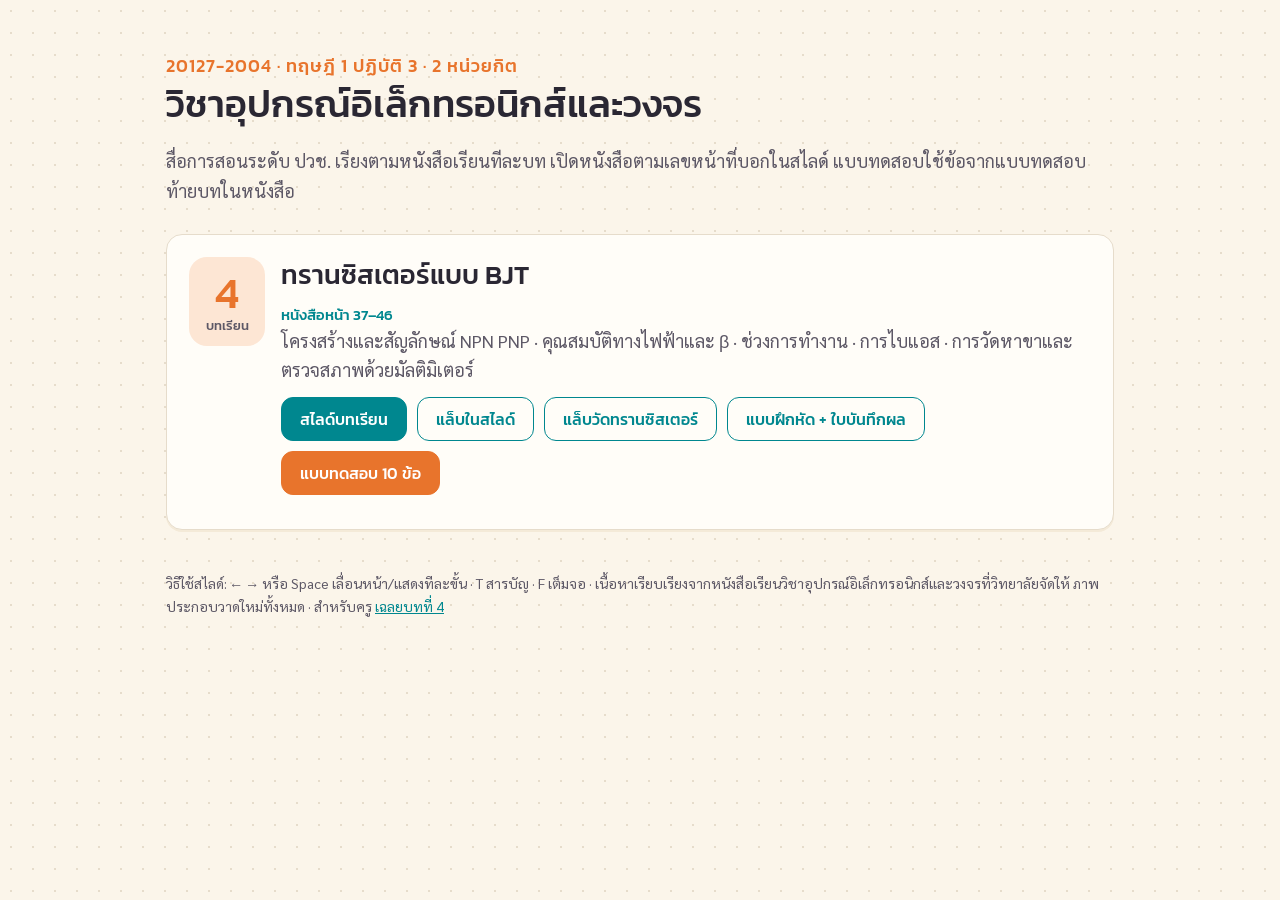
<file: index.html>
<!DOCTYPE html>
<html lang="th">
<head>
<meta charset="UTF-8">
<meta name="viewport" content="width=device-width, initial-scale=1.0">
<title>อุปกรณ์อิเล็กทรอนิกส์และวงจร ตามหนังสือเรียน</title>
<meta name="description" content="สื่อการสอนวิชาอุปกรณ์อิเล็กทรอนิกส์และวงจร (20127-2004) ระดับ ปวช. เรียงตามหนังสือเรียนทีละบท: สไลด์ แล็บเสมือน แบบฝึกหัด แบบทดสอบจากหนังสือ และเฉลยสำหรับครู">
<link rel="preconnect" href="https://fonts.googleapis.com">
<link rel="preconnect" href="https://fonts.gstatic.com" crossorigin>
<link href="https://fonts.googleapis.com/css2?family=Kanit:wght@400;500&family=Sarabun:wght@400;700&family=Prompt:wght@500;700&display=swap" rel="stylesheet">
<link rel="stylesheet" href="assets/css/theme.css">
<style>
    .hero { padding: 28px 0 10px; }
    .hero .bits { font: 500 18px var(--font-display); color: var(--orange); letter-spacing: 1px; }
    .chapters { display: grid; gap: 16px; }
    .ch { display: grid; grid-template-columns: 76px 1fr; gap: 16px; align-items: start; }
    .ch .num { font: 500 44px/1 var(--font-display); color: var(--orange); background: var(--orange-soft); border-radius: 18px; text-align: center; padding: 14px 0; }
    .ch .num small { display: block; font-size: 13px; margin-top: 4px; color: var(--ink-soft); }
    .ch .pages { font: 500 15px var(--font-display); color: var(--teal); }
    @media (max-width: 560px) { .ch { grid-template-columns: 56px 1fr; } .ch .num { font-size: 30px; } }
</style>
</head>
<body class="doc">
<div class="doc-wrap">
    <header class="hero">
        <div class="bits">20127-2004 · ทฤษฎี 1 ปฏิบัติ 3 · 2 หน่วยกิต</div>
        <h1>วิชาอุปกรณ์อิเล็กทรอนิกส์และวงจร</h1>
        <p class="muted">สื่อการสอนระดับ ปวช. เรียงตามหนังสือเรียนทีละบท เปิดหนังสือตามเลขหน้าที่บอกในสไลด์ แบบทดสอบใช้ข้อจากแบบทดสอบท้ายบทในหนังสือ</p>
    </header>

    <main class="chapters">
        <article class="card ch">
            <div class="num">4<small>บทเรียน</small></div>
            <div>
                <h2>ทรานซิสเตอร์แบบ BJT</h2>
                <p class="pages" style="margin:0">หนังสือหน้า 37–46</p>
                <p class="muted" style="margin:0 0 6px">โครงสร้างและสัญลักษณ์ NPN PNP · คุณสมบัติทางไฟฟ้าและ β · ช่วงการทำงาน · การไบแอส · การวัดหาขาและตรวจสภาพด้วยมัลติมิเตอร์</p>
                <div class="btn-row">
                    <a class="btn" href="ch04/slides.html">สไลด์บทเรียน</a>
                    <a class="btn ghost" href="ch04/slides.html#lab">แล็บในสไลด์</a>
                    <a class="btn ghost" href="ch04/lab.html">แล็บวัดทรานซิสเตอร์</a>
                    <a class="btn ghost" href="ch04/exercises.html">แบบฝึกหัด + ใบบันทึกผล</a>
                    <a class="btn orange" href="ch04/quiz.html">แบบทดสอบ 10 ข้อ</a>
                </div>
            </div>
        </article>
    </main>

    <p class="muted" style="font-size:14px;margin-top:24px">วิธีใช้สไลด์: ← → หรือ Space เลื่อนหน้า/แสดงทีละขั้น · T สารบัญ · F เต็มจอ ·
        เนื้อหาเรียบเรียงจากหนังสือเรียนวิชาอุปกรณ์อิเล็กทรอนิกส์และวงจรที่วิทยาลัยจัดให้ ภาพประกอบวาดใหม่ทั้งหมด · สำหรับครู <a href="ch04/answers.html">เฉลยบทที่ 4</a></p>
</div>
</body>
</html>
</file>
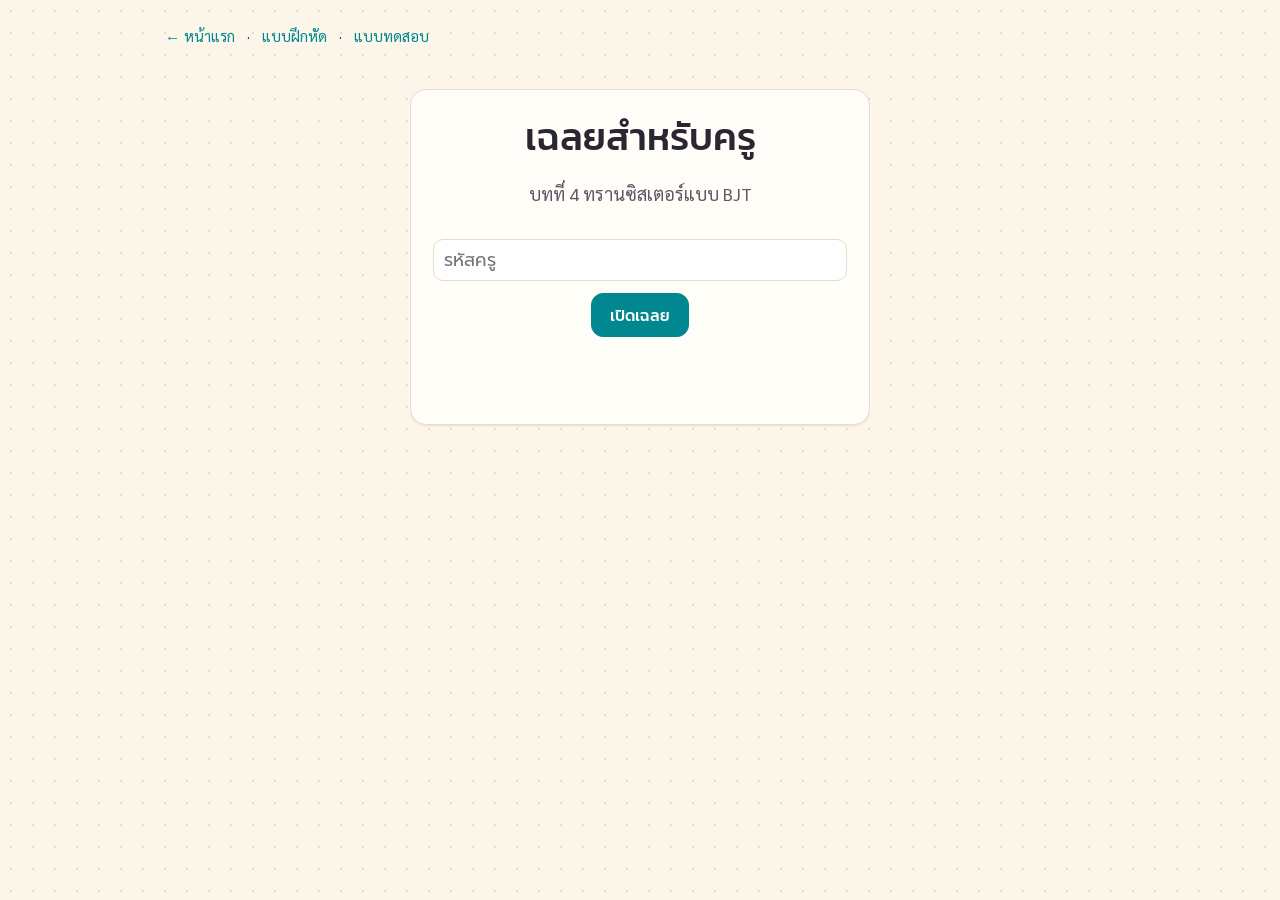
<file: ch04/answers.html>
<!DOCTYPE html>
<html lang="th">
<head>
<meta charset="UTF-8">
<meta name="viewport" content="width=device-width, initial-scale=1.0">
<meta name="robots" content="noindex">
<title>เฉลยสำหรับครู บทที่ 4</title>
<meta name="description" content="เฉลยแบบฝึกหัด แบบทดสอบ และใบบันทึกผลการวัด บทที่ 4 ทรานซิสเตอร์แบบ BJT สำหรับครู (ต้องใช้รหัสครู)">
<link rel="preconnect" href="https://fonts.googleapis.com">
<link rel="preconnect" href="https://fonts.gstatic.com" crossorigin>
<link href="https://fonts.googleapis.com/css2?family=Kanit:wght@400;500&family=Sarabun:wght@400;700&family=Prompt:wght@400;500;700&display=swap" rel="stylesheet">
<link rel="stylesheet" href="../assets/css/theme.css">
<link rel="stylesheet" href="bjt.css">
<style>
    .gate-box { max-width: 460px; margin: 40px auto; text-align: center; }
    .gate-box input { width: 100%; margin: 12px 0; font-family: var(--font-body); }
    .ans-q { padding: 10px 0; border-bottom: 1px dashed var(--line); }
    .ans-q .stem b.n { font-family: var(--font-display); color: var(--teal); }
    .ans-q ol { list-style: none; padding: 0; margin: 4px 0; display: grid; grid-template-columns: 1fr 1fr; gap: 2px 14px; }
    .ans-q li.key { color: var(--green); font-weight: 700; }
    .ans-q li.key::after { content: ' ✓'; }
    .ex-row { display: grid; grid-template-columns: 2.2em 1fr 1.2fr; gap: 10px; padding: 8px 0; border-bottom: 1px dashed var(--line); align-items: start; }
    .ex-row .a { font-weight: 700; color: var(--green); }
    .ex-row .how { font-size: 15.5px; color: var(--ink-soft); }
    .keytable { border-collapse: collapse; width: 100%; font-family: var(--font-mono); }
    .keytable td, .keytable th { border: 1px solid var(--line); text-align: center; padding: 4px; }
    .keytable th { background: var(--cream-deep); font-family: var(--font-display); font-weight: 500; }
    .keytable.ws-key { font-family: var(--font-body); font-size: 15px; margin-bottom: 10px; }
    .keytable.ws-key td { text-align: left; }
    .ans-q .qc { display: block; max-width: 200px; }
    .ex-row .exc { display: block; max-width: 300px; }
    .ex-row.w { grid-template-columns: 2.2em 1fr; }
    .ex-row.w .a { font-weight: 400; color: var(--ink); background: var(--green-soft); border-radius: 10px; padding: 6px 12px; margin-top: 6px; }
    #exKey h3 .exc { max-width: 360px; font-weight: 400; margin-top: 6px; }
    .keytable.ws-key svg.sym.ws { width: 84px; height: 56px; }
    .keytable.ws-key td:first-child { text-align: center; width: 3em; }
    @media (max-width: 620px) { .ex-row { grid-template-columns: 2em 1fr; } .ex-row .how { grid-column: 2; } .ans-q ol { grid-template-columns: 1fr; } }
    @media print {
        body[data-only="quiz"] #exKey, body[data-only="ex"] #quizKey, body[data-only="ex"] #quickKey { display: none; }
        body[data-only="quiz"] #wsKey, body[data-only="ex"] #wsKey { display: none; }
        #wsKey { break-before: page; }
        #exKey { break-before: page; }
        body[data-only="ex"] #exKey { break-before: auto; }
        .ex-row, .ans-q { break-inside: avoid; }
        .ex-row .how { font-size: 11pt; }
    }
</style>
</head>
<body class="doc">
<div class="doc-wrap">
    <nav class="topbar no-print">
        <a href="../index.html">← หน้าแรก</a> · <a href="exercises.html">แบบฝึกหัด</a> · <a href="quiz.html">แบบทดสอบ</a>
    </nav>

    <section class="card gate-box" id="gate">
        <h1>เฉลยสำหรับครู</h1>
        <p class="muted">บทที่ 4 ทรานซิสเตอร์แบบ BJT</p>
        <input type="password" id="pw" placeholder="รหัสครู" autocomplete="off" aria-label="รหัสครู">
        <button class="btn" type="button" id="open">เปิดเฉลย</button>
        <p id="msg" style="min-height:1.6em"></p>
    </section>

    <div id="content" hidden>
        <header class="card no-print">
            <h1>เฉลย บทที่ 4</h1>
            <div class="btn-row">
                <button class="btn" type="button" data-print="all">พิมพ์เฉลยทั้งหมด</button>
                <button class="btn ghost" type="button" data-print="quiz">เฉพาะแบบทดสอบ</button>
                <button class="btn ghost" type="button" data-print="ex">เฉพาะแบบฝึกหัด</button>
            </div>
        </header>
        <section class="card" id="quickKey"></section>
        <section class="card" id="quizKey"></section>
        <section class="card" id="exKey"></section>
        <section class="card" id="wsKey" hidden></section>
    </div>
</div>

<script src="../assets/js/common.js"></script>
<script src="bjt.js"></script>
<script src="quiz-data.js"></script>
<script src="exercises-data.js"></script>
<script src="answers.enc.js"></script>
<script>
/* ===========================================
   หน้าเฉลยครู: ถอดรหัส answers.enc.js ด้วยรหัสครู แล้วสร้างเฉลยจากไฟล์โจทย์
   =========================================== */
(function () {
    const C = LessonCommon, TH = ['ก', 'ข', 'ค', 'ง'];


    function render(key) {
        const Q = QUIZ.questions;
        // ตารางเฉลยย่อ
        const cells = Q.map((q, i) => `<td>${i + 1}</td><td><b>${TH[key.quiz[q.id].correct]}</b></td>`);
        let rows = '';
        for (let i = 0; i < 5; i++) rows += `<tr>${cells[i]}${cells[i + 5]}</tr>`;
        document.getElementById('quickKey').innerHTML = `<h2>เฉลยย่อ แบบทดสอบ 10 ข้อ (หนังสือหน้า 45–46)</h2>
            <table class="keytable"><tr><th>ข้อ</th><th>ตอบ</th><th>ข้อ</th><th>ตอบ</th></tr>${rows}</table>
            <p class="muted" style="margin:8px 0 0">หนังสือไม่มีเฉลย เฉลยนี้ร่างจากเนื้อหาในหนังสือ ครูควรตรวจอีกครั้ง โดยเฉพาะข้อ 5 (หนังสือไม่ได้พิมพ์กราฟ) และข้อ 10 (ตัวเลือกกำกวม)</p>`;

        document.getElementById('quizKey').innerHTML = '<h2>เฉลยแบบทดสอบ พร้อมคำอธิบาย</h2>' + Q.map((q, i) => {
            const k = key.quiz[q.id];
            return `<div class="ans-q"><div class="stem"><b class="n">${i + 1}.</b> ${q.q} <span class="chip">${q.topic}</span></div>
                <ol>${q.choices.map((c, j) => `<li class="${j === k.correct ? 'key' : ''}">${TH[j]}. ${c}</li>`).join('')}</ol>
                <div class="note">${k.explain}</div></div>`;
        }).join('');

        let html = '<h2>เฉลยแบบฝึกหัด</h2>';
        EXERCISES.sets.forEach(set => {
            html += `<h2 style="margin-top:18px;color:var(--orange)">${set.title}</h2>`;
            set.parts.forEach(p => {
                html += `<h3 style="color:var(--teal)">${p.title}</h3>`;
                p.items.forEach((it, i) => {
                    const a = key.ex[it.id];
                    let q, ans = C.esc(a.answer);
                    if (it.type === 'write') {
                        html += `<div class="ex-row w"><span class="muted">${i + 1}.</span><div>${it.q}<div class="a">${C.esc(a.answer)}</div><div class="how">${C.esc(a.explain || '')}</div></div></div>`;
                        return;
                    }
                    if (it.type === 'conv') q = `<span class="mono">${C.esc(it.value)}<sub>${it.from}</sub></span> → ฐาน ${it.to}`;
                    else if (it.type === 'tt') {
                        const rows = it.gate === 'NOT' ? [[0], [1]] : [[0, 0], [0, 1], [1, 0], [1, 1]];
                        q = `<b>${it.gate} gate</b>`;
                        ans = `<table class="tt"><tr>${it.gate === 'NOT' ? '<th>A</th>' : '<th>A</th><th>B</th>'}<th>Q</th></tr>${rows.map((r, j) => `<tr>${r.map(v => `<td>${v}</td>`).join('')}<td><b>${a.answer[j]}</b></td></tr>`).join('')}</table>`;
                    } else q = it.q;
                    if (it.type === 'conv') ans += `<sub>${it.to}</sub>`;
                    html += `<div class="ex-row"><span class="muted">${i + 1}.</span><div>${q}<div class="a">ตอบ: ${ans}</div></div><div class="how">${a.explain || ''}</div></div>`;
                });
            });
        });
        document.getElementById('exKey').innerHTML = html;
        BJT.render(document.getElementById('content'));

        // เฉลยใบงาน (มีเมื่อรันสคริปต์เข้ารหัสรุ่นที่ส่ง ws ต่อมา)
        const wsBox = document.getElementById('wsKey');
        if (key.ws) {
            wsBox.innerHTML = `<h2>${C.esc(key.ws.title)}</h2>` + key.ws.parts.map(p => `
                <h3 style="color:var(--teal)">${C.esc(p.title)}</h3>
                <table class="keytable ws-key"><tr>${p.head.map(h => `<th>${C.esc(h)}</th>`).join('')}</tr>
                ${p.rows.map(r => `<tr>${r.map(c => `<td>${C.esc(c)}</td>`).join('')}</tr>`).join('')}</table>`).join('')
                + (key.ws.note ? `<div class="note">${C.esc(key.ws.note)}</div>` : '');
            wsBox.hidden = false;
        } else wsBox.hidden = true;
    }

    async function open() {
        const msg = document.getElementById('msg');
        msg.textContent = 'กำลังถอดรหัส…';
        try {
            const key = await C.decryptAnswers(window.ANSWERS_ENC, document.getElementById('pw').value);
            render(key);
            document.getElementById('gate').hidden = true;
            document.getElementById('content').hidden = false;
        } catch (e) {
            msg.innerHTML = e.message === 'NO_CRYPTO'
                ? '<span class="bad">เบราว์เซอร์นี้ไม่รองรับการถอดรหัส ลองเปิดผ่าน https หรือ Chrome รุ่นใหม่</span>'
                : '<span class="bad">รหัสไม่ถูกต้อง</span>';
        }
    }

    document.getElementById('open').addEventListener('click', open);
    document.getElementById('pw').addEventListener('keydown', e => { if (e.key === 'Enter') open(); });
    document.addEventListener('click', e => {
        const b = e.target.closest('[data-print]'); if (!b) return;
        if (b.dataset.print === 'all') delete document.body.dataset.only; else document.body.dataset.only = b.dataset.print;
        window.print();
    });
    window.addEventListener('afterprint', () => delete document.body.dataset.only);
})();
</script>
</body>
</html>
</file>
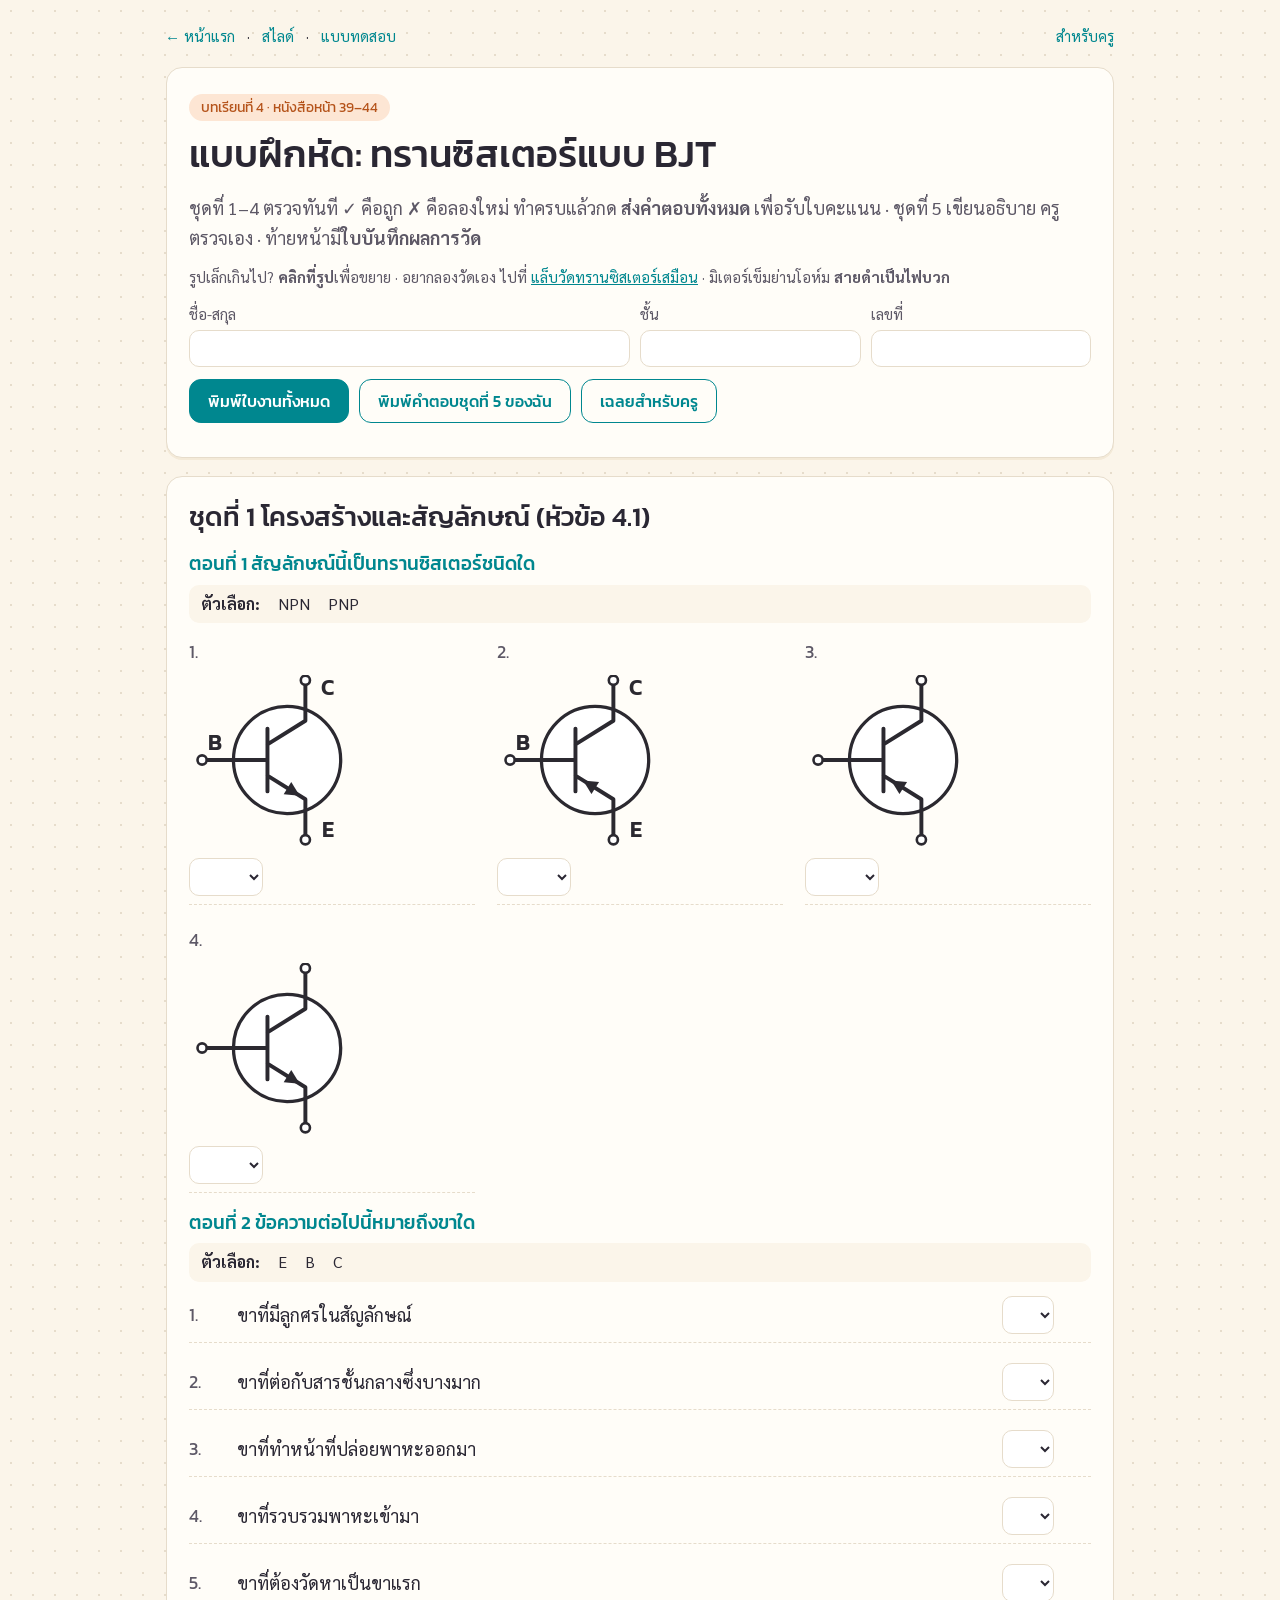
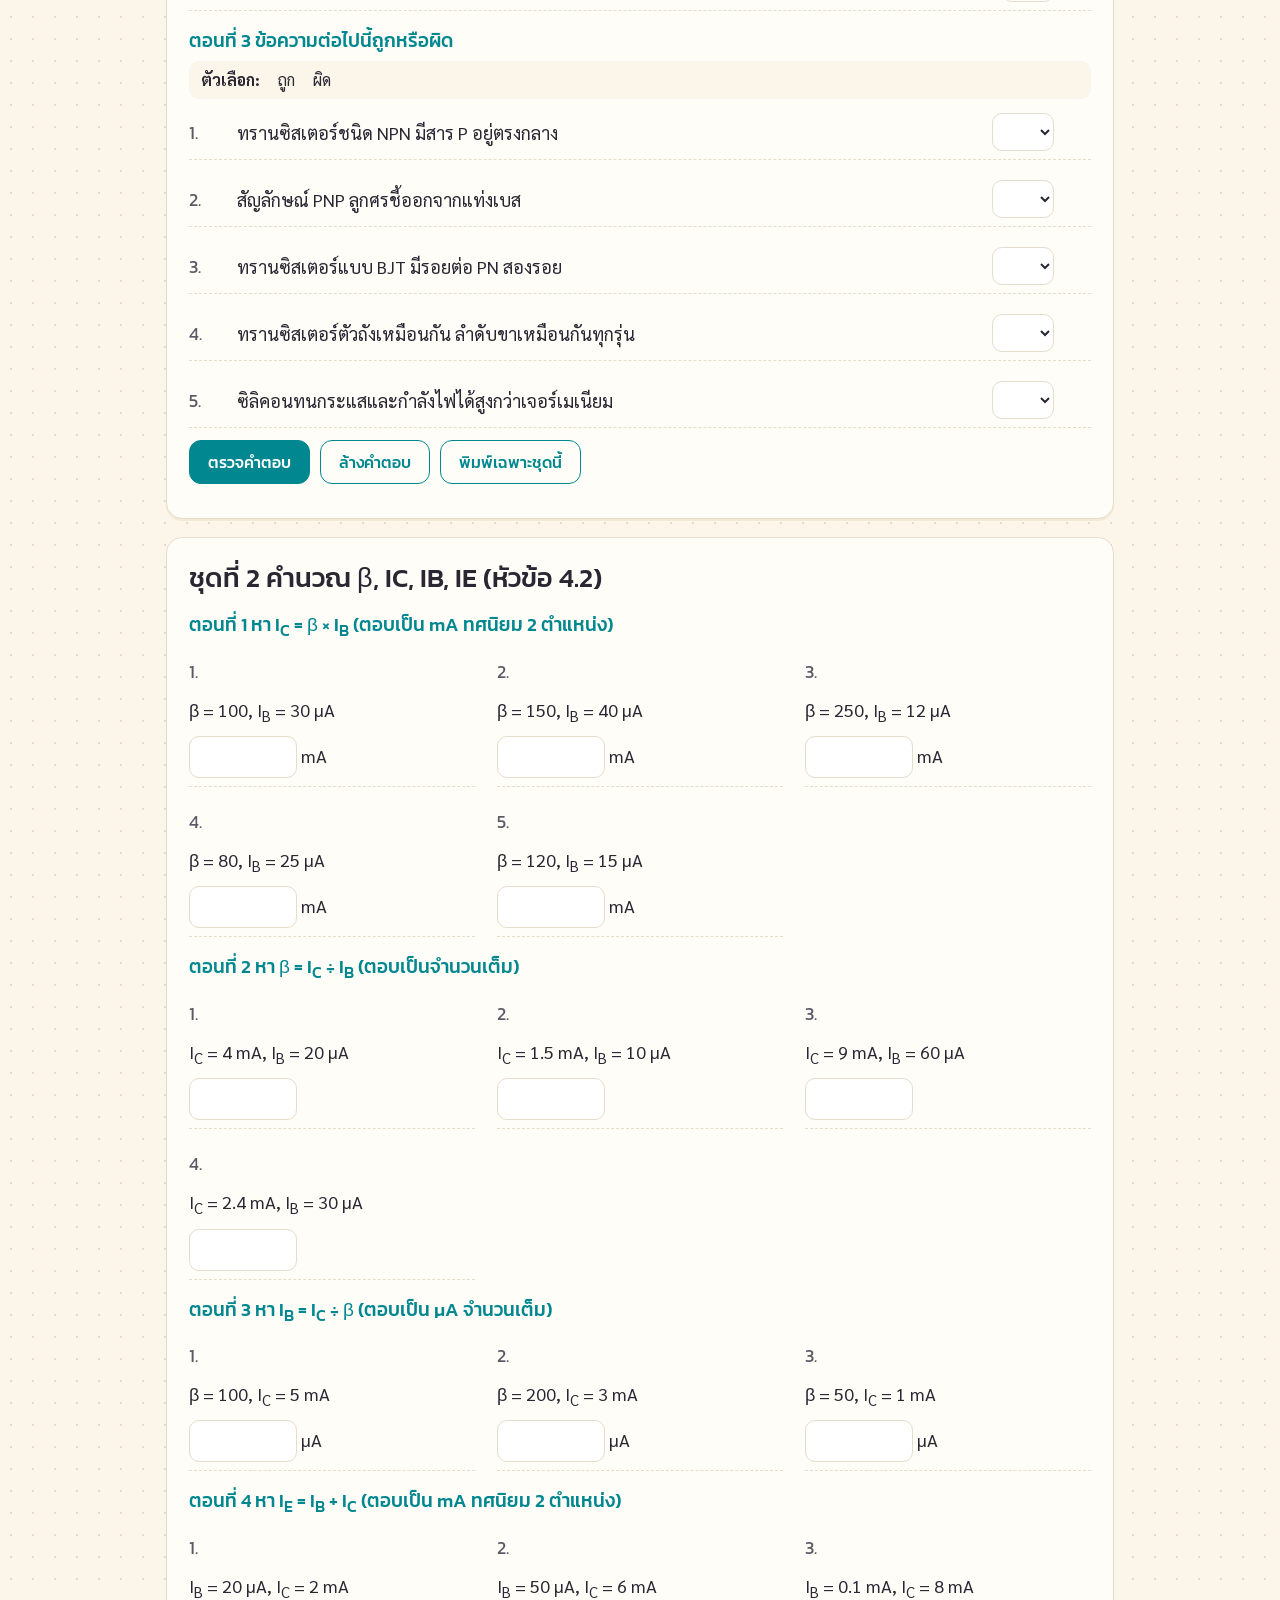
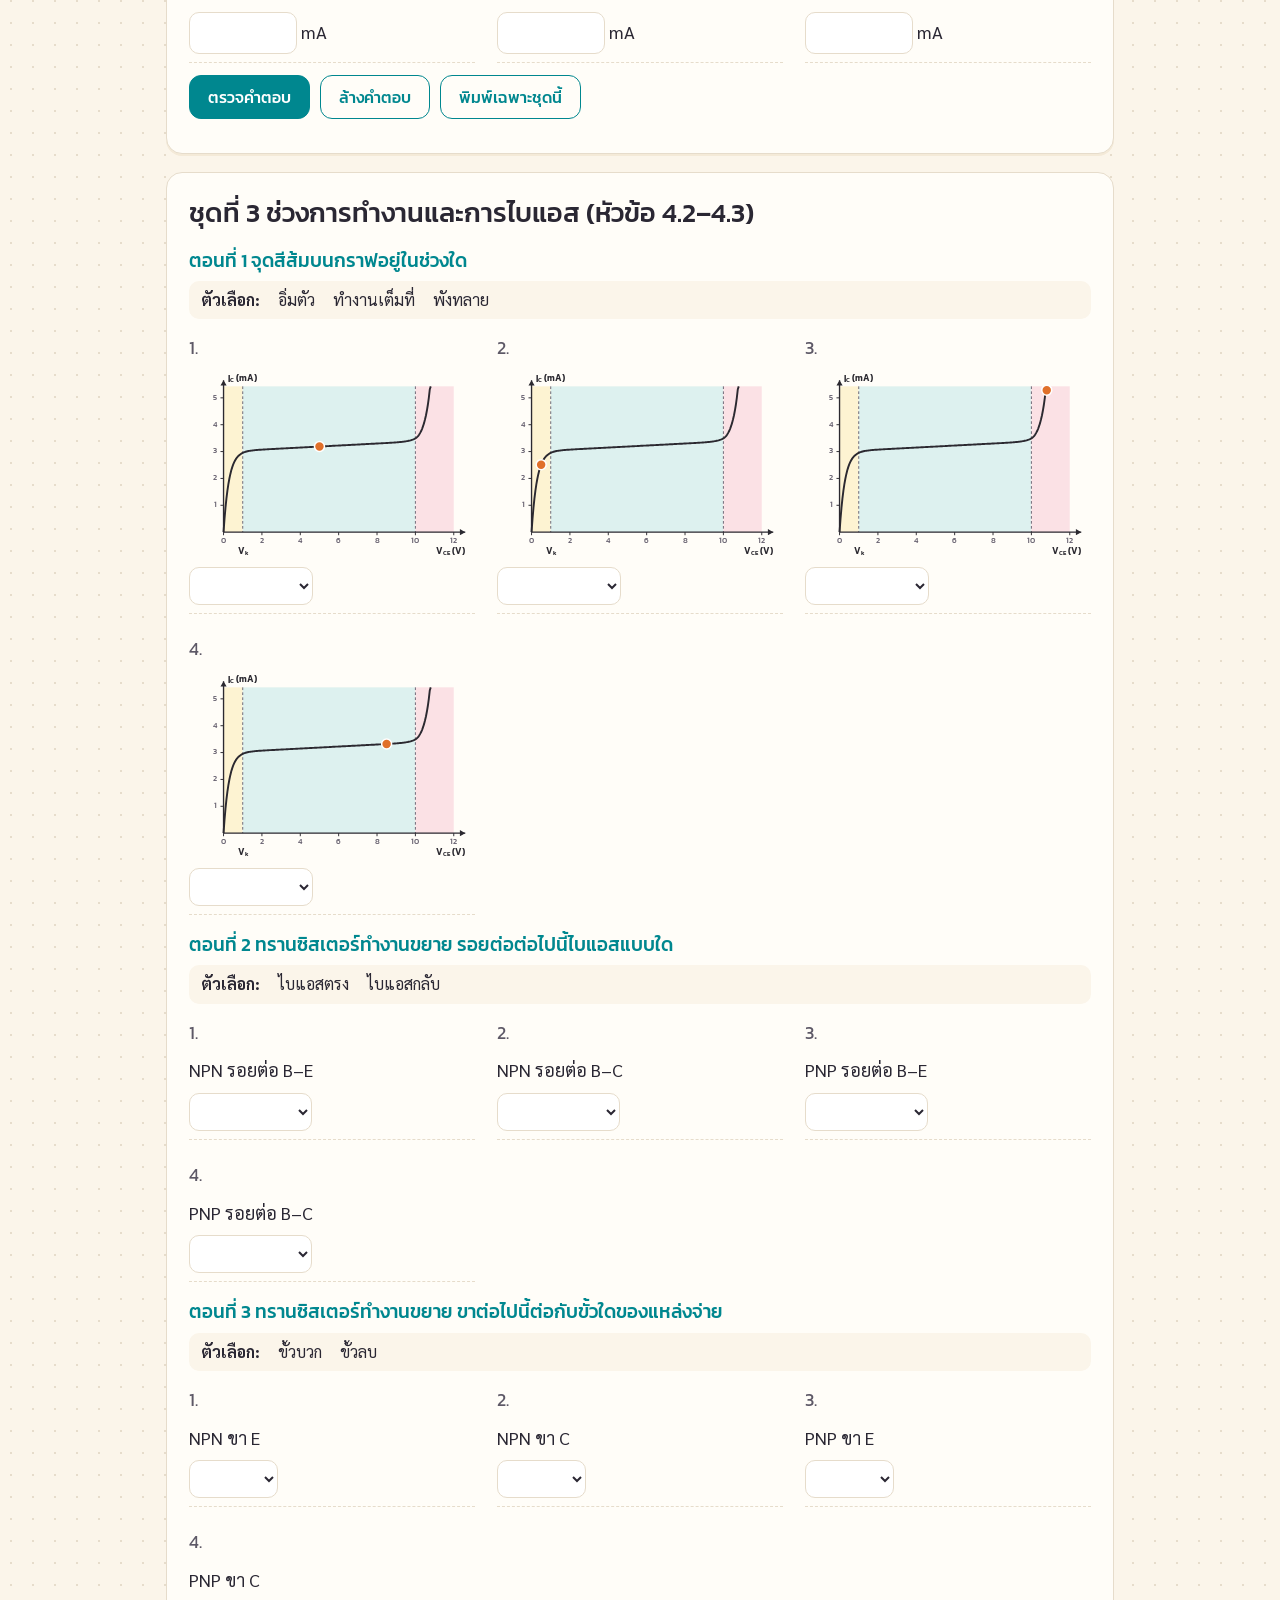
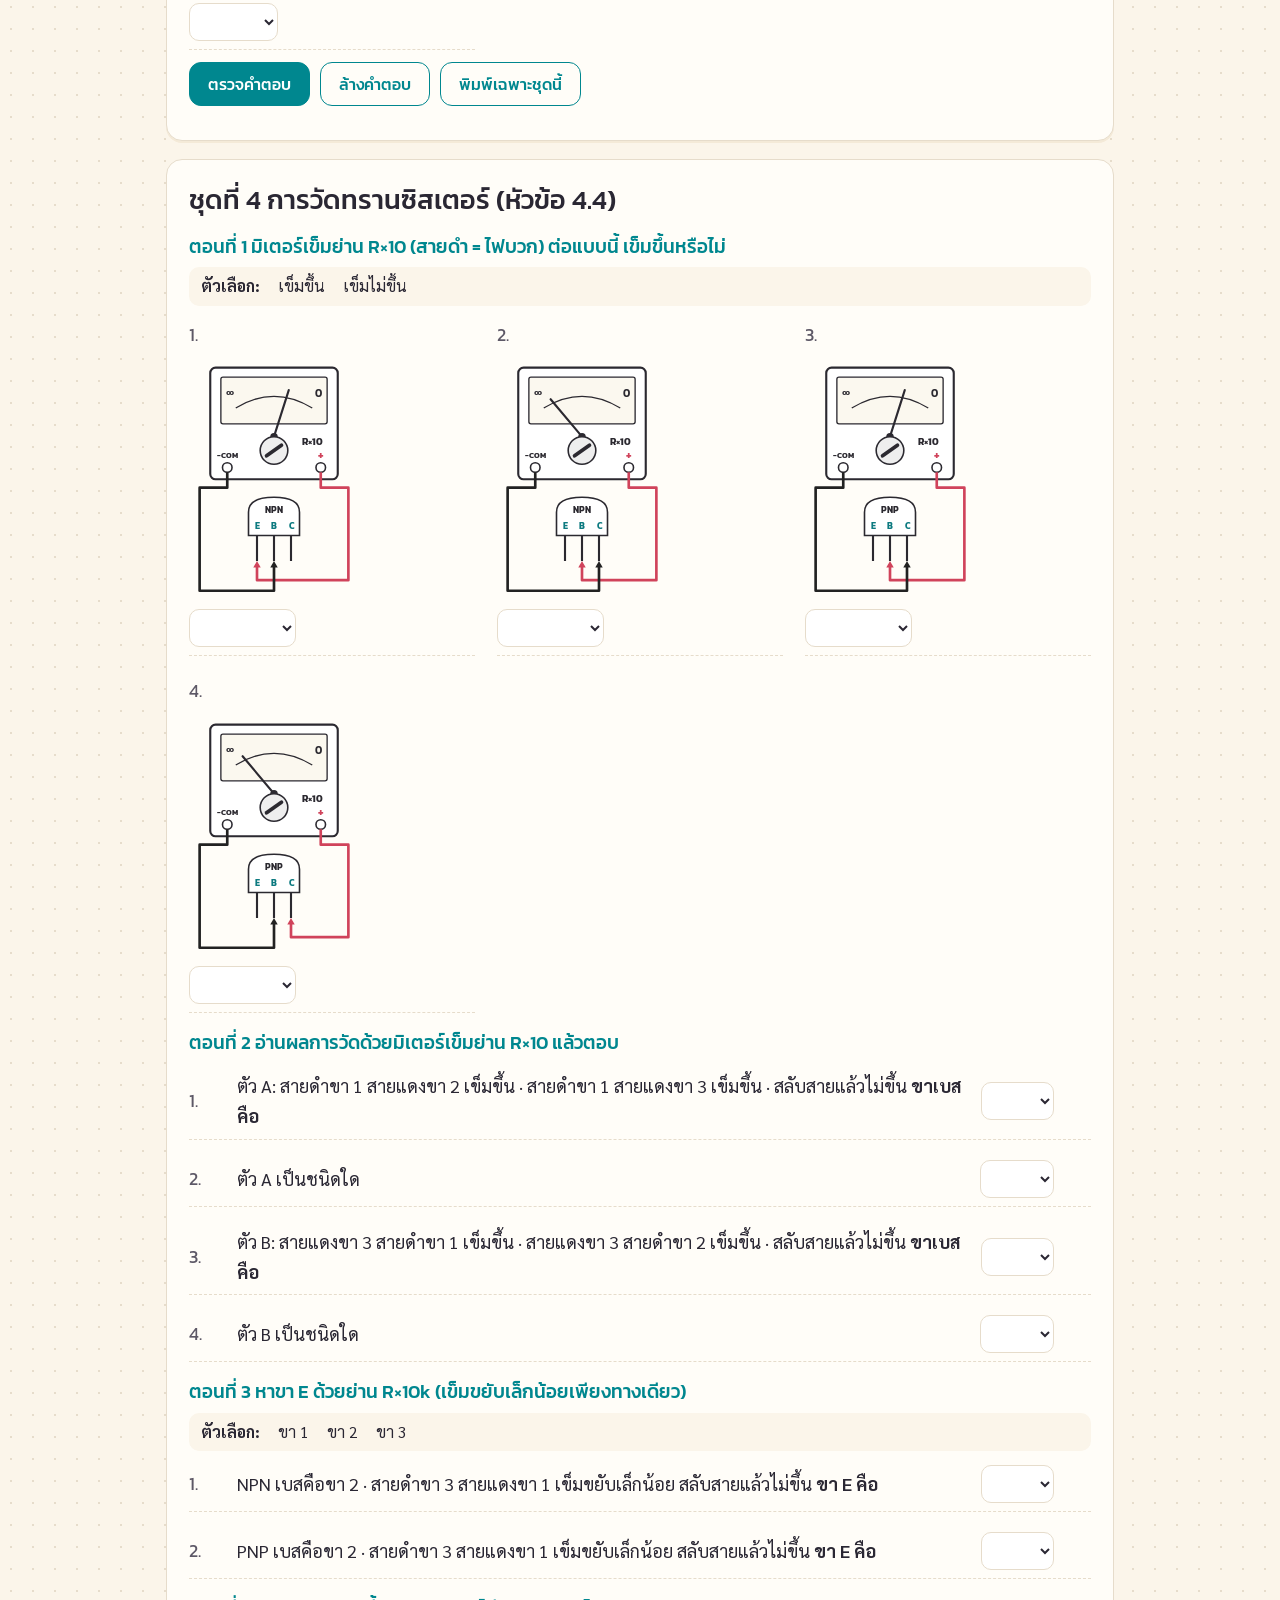
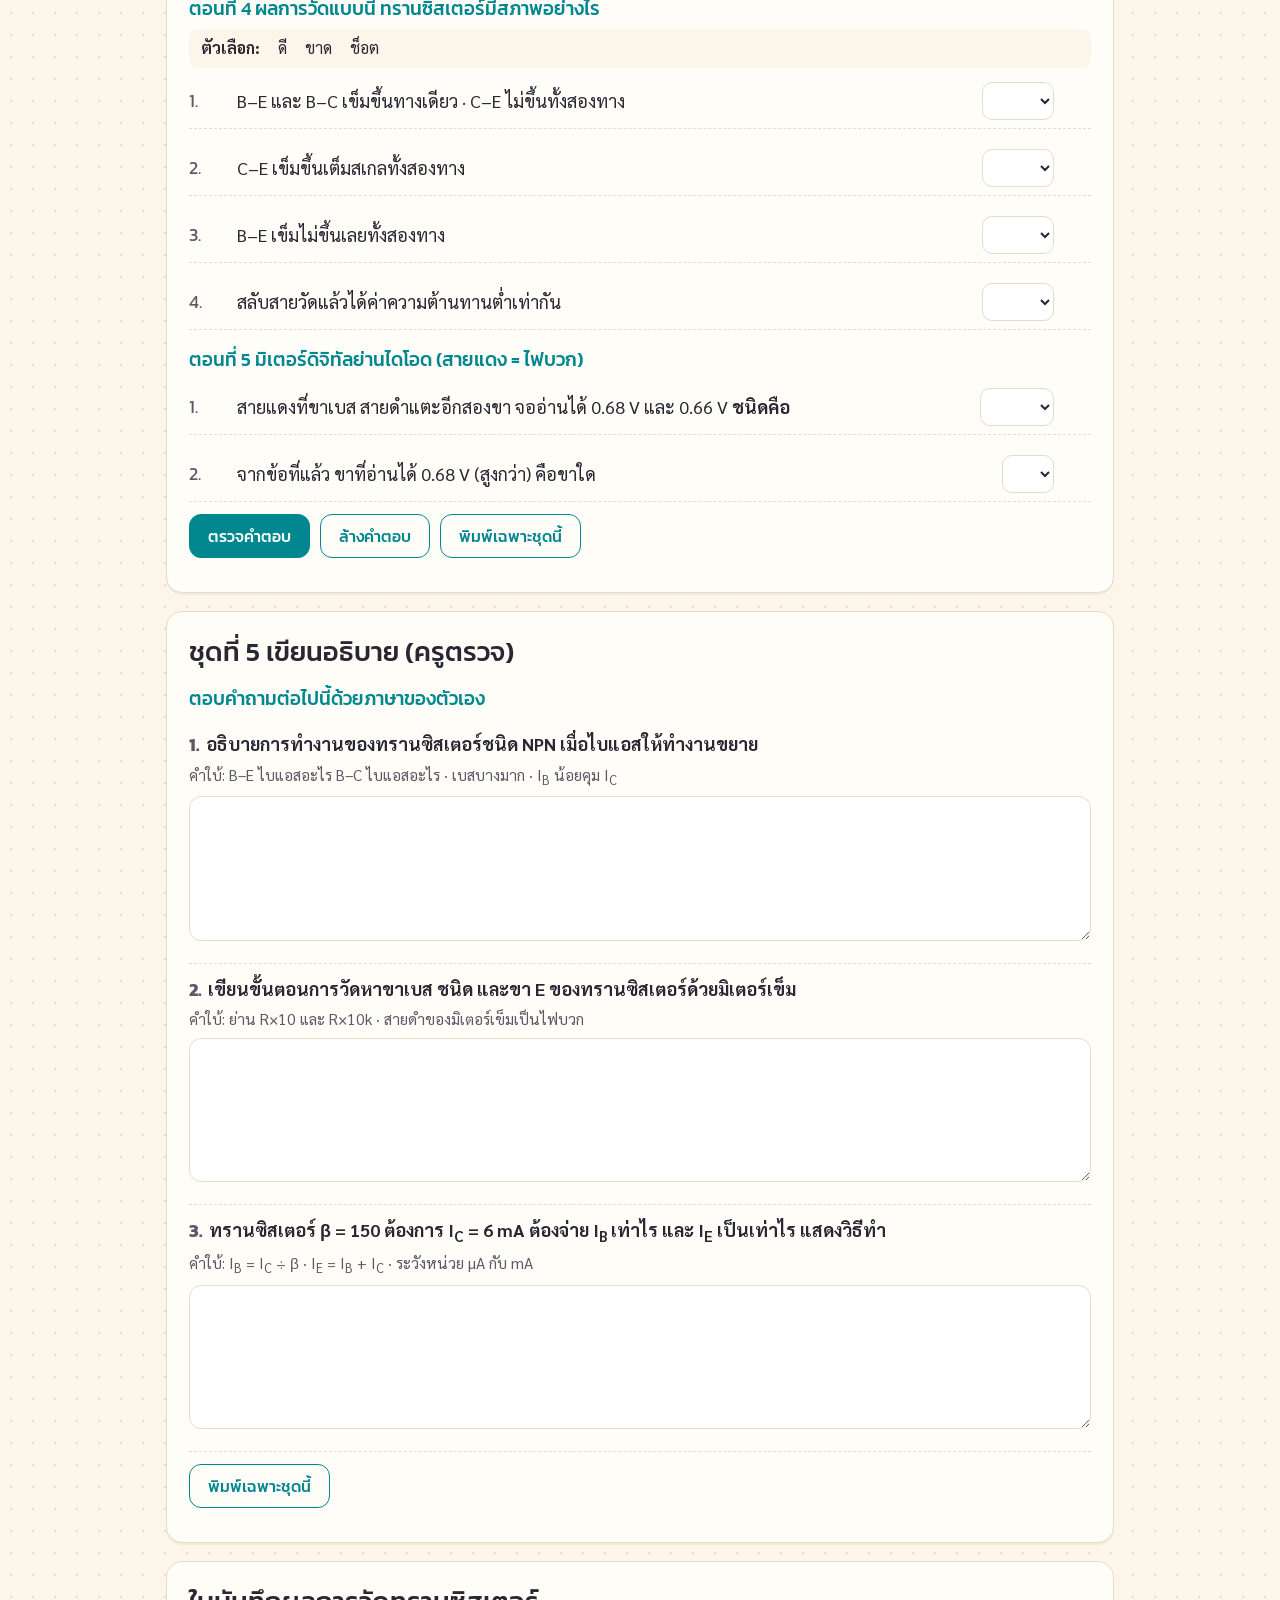
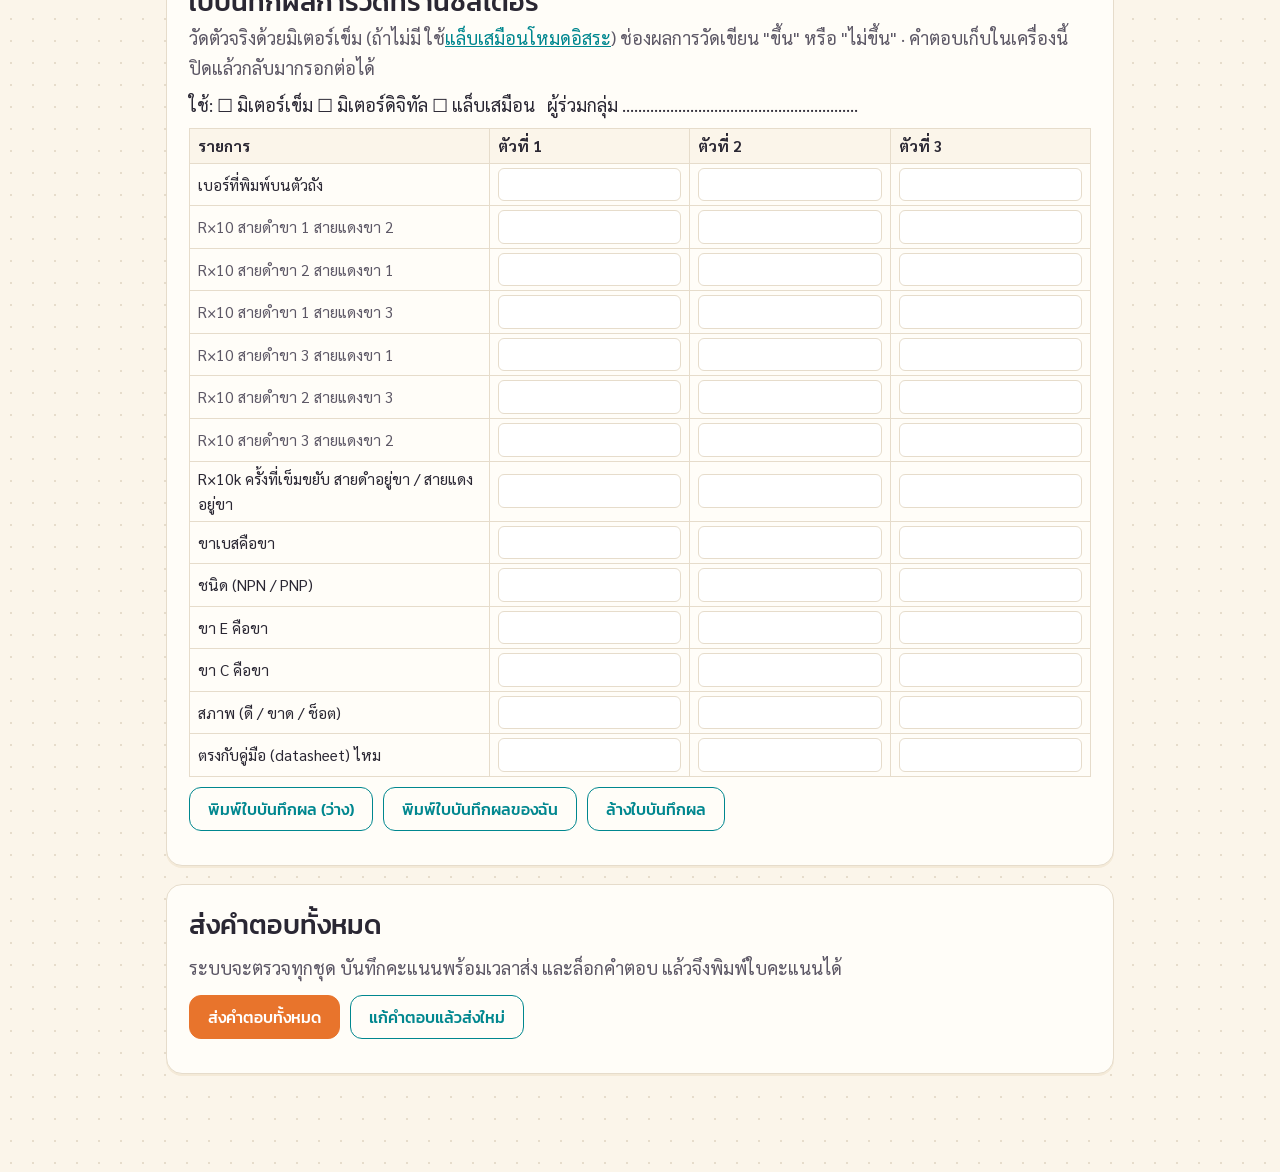
<file: ch04/exercises.html>
<!DOCTYPE html>
<html lang="th">
<head>
<meta charset="UTF-8">
<meta name="viewport" content="width=device-width, initial-scale=1.0">
<title>แบบฝึกหัด บทที่ 4</title>
<meta name="description" content="แบบฝึกหัด บทที่ 4 ทรานซิสเตอร์แบบ BJT สัญลักษณ์ คำนวณ β ช่วงการทำงาน การไบแอส และการวัดทรานซิสเตอร์ ตรวจคำตอบทันที พิมพ์เป็นใบงานได้ พร้อมใบบันทึกผลการวัด">
<link rel="preconnect" href="https://fonts.googleapis.com">
<link rel="preconnect" href="https://fonts.gstatic.com" crossorigin>
<link href="https://fonts.googleapis.com/css2?family=Kanit:wght@400;500&family=Sarabun:wght@400;700&family=Prompt:wght@400;500;700&display=swap" rel="stylesheet">
<link rel="stylesheet" href="../assets/css/theme.css">
<link rel="stylesheet" href="bjt.css">
<style>
    .set-head { display: flex; flex-wrap: wrap; align-items: center; gap: 10px; justify-content: space-between; }
    .part { margin-top: 18px; }
    .part h3 { color: var(--teal); }
    .items { display: grid; grid-template-columns: repeat(auto-fill, minmax(270px, 1fr)); gap: 12px 22px; }
    .items.wide { grid-template-columns: 1fr; }
    .item { display: flex; align-items: center; flex-wrap: wrap; gap: 8px; padding: 8px 0; border-bottom: 1px dashed var(--line); }
    .item .no { font-family: var(--font-display); color: var(--ink-soft); min-width: 2.2em; }
    .item input[type=text] { width: 7.5em; }
    .item select { max-width: 100%; }
    .item .qtext { flex: 1 1 260px; }
    .feedback { font-weight: 600; min-width: 1.6em; }
    .score { font-family: var(--font-display); font-size: 18px; }
    .opts { display: flex; flex-wrap: wrap; gap: 4px 18px; font-size: 16px; background: var(--cream); border-radius: 10px; padding: 6px 12px; margin-bottom: 6px; }
    .opts.col { flex-direction: column; }
    .iopts { display: none; }
    .exc { display: block; width: 330px; max-width: 100%; }
    .item .qtext .exc { margin-bottom: 4px; }
    .exc.sm { width: 170px; }
    .item:has(.exc) { align-items: flex-start; }
    .item.num .numin { white-space: nowrap; }
    .item.num input[type=text] { width: 6em; }
    #wsheet table { width: 100%; border-collapse: collapse; font-size: 15.5px; }
    #wsheet th, #wsheet td { border: 1px solid var(--line); padding: 4px 8px; text-align: left; }
    #wsheet td input { width: 100%; min-width: 4em; border: 1px solid var(--line); border-radius: 6px; padding: 3px 6px; font: inherit; }
    #wsheet th { background: var(--cream); }
    #wsheet .g td:first-child { color: var(--ink-soft); }
    .witem { padding: 10px 0 14px; border-bottom: 1px dashed var(--line); }
    .witem .wq { font-weight: 700; }
    .witem .wq .no { font-family: var(--font-display); color: var(--ink-soft); margin-right: 6px; }
    .witem .hint { font-size: 15.5px; color: var(--ink-soft); margin: 2px 0 6px; }
    .witem textarea { width: 100%; min-height: 8.5em; font: 17px/1.6 var(--font-body); padding: 8px 12px; border: 1.5px solid var(--line); border-radius: 12px; resize: vertical; }
    .wlines { display: none; }
    .set.write .score, .set.write [data-act] { display: none; }
    .part h3 .exc { width: 420px; margin: 8px 0 0; font-weight: 400; }
    .who { display: grid; grid-template-columns: 2fr 1fr 1fr; gap: 10px; }
    .who label { display: flex; flex-direction: column; font-size: 15px; color: var(--ink-soft); gap: 4px; }
    .who input { width: 100%; }
    .btn:disabled { opacity: .45; cursor: not-allowed; }
    #result .big { font: 500 40px var(--font-display); color: var(--teal); }
    @media (max-width: 620px) { .who { grid-template-columns: 1fr 1fr; } .who label:first-child { grid-column: 1 / -1; } }
    .sheet-head { border: 1.5px solid #000; padding: 8px 12px; margin-bottom: 8mm; font-size: 12.5pt; }
    .sheet-head .line { display: flex; gap: 16px; flex-wrap: wrap; margin-top: 4px; }
    .sheet-head .line span { white-space: nowrap; }
    @media (max-width: 560px) { .items { grid-template-columns: 1fr; } }
    @media print {
        .set + .set { break-before: page; }
        body[data-print-set] .set { display: none; }
        body[data-print-set="s1"] .set[data-set="s1"], body[data-print-set="s2"] .set[data-set="s2"],
        body[data-print-set="s3"] .set[data-set="s3"], body[data-print-set="s4"] .set[data-set="s4"],
        body[data-print-set="s5"] .set[data-set="s5"], body[data-print-set="ws"] .set[data-set="ws"] { display: block; break-before: auto; }
        #wsheet { break-before: page; }
        #wsheet td input { border: none; border-bottom: 1px dotted #777; border-radius: 0; }
        .exc.sm { width: 34mm; }
        .doc .item.num input[type=text] { width: 24mm; }
        .items { grid-template-columns: 1fr 1fr; gap: 2mm 10mm; }
        .items.wide { grid-template-columns: 1fr; }
        .item { padding: 2.5mm 0; border-bottom: none; }
        .doc .item input[type=text] { width: 34mm; }
        .doc .item select { min-width: 30mm; }
        .score { display: none; }
        .opts { background: none; border: 1px solid #999; font-size: 12pt; }
        .exc { width: 52mm; }
        .witem .hint { font-size: 10.5pt; }
        body.print-blank .witem textarea { display: none; }
        body.print-blank .wlines { display: block; }
        .wlines i { display: block; height: 9mm; border-bottom: 1px solid #777; }
        .witem textarea { border: none; padding: 0; min-height: 0; height: auto; font-size: 12pt; }
        .witem { break-inside: avoid; border-bottom: none; }
        .set.write [data-act] { display: none; }
        .part h3 .exc { width: 72mm; }
        .iopts { display: block; flex-basis: 100%; padding-left: 2.2em; font-size: 11.5pt; color: #333; }
        .item { break-inside: avoid; }
        .part h3 { break-after: avoid; }
    }
    .exc { cursor: zoom-in; }
    .zoomtip { font-size: 15px; color: var(--ink-soft); }
    .zbox { position: fixed; inset: 0; z-index: 50; background: rgba(30, 28, 36, .78); display: flex; flex-direction: column; }
    .zbox .zbar { display: flex; gap: 8px; justify-content: flex-end; padding: 10px 14px; }
    .zbox .zbar button { font: 500 16px var(--font-display); border: 0; border-radius: 10px; padding: 6px 16px; background: #fff; color: var(--ink); cursor: pointer; }
    .zbox .zscroll { flex: 1; overflow: auto; padding: 0 14px 14px; }
    .zbox .zin { margin: 0 auto; background: #fff; border-radius: 14px; padding: 8px; }
    .zbox .zin .bj-svg { width: 100%; height: auto; }
    @media print { .zbox, .zoomtip { display: none !important; } }
</style>
</head>
<body class="doc">
<div class="doc-wrap">
    <nav class="topbar no-print">
        <a href="../index.html">← หน้าแรก</a> · <a href="slides.html">สไลด์</a> · <a href="quiz.html">แบบทดสอบ</a>
        <span class="spacer"></span>
        <a href="answers.html">สำหรับครู</a>
    </nav>

    <!-- หัวกระดาษใบงาน (แสดงเฉพาะตอนพิมพ์) -->
    <div class="sheet-head print-only">
        <b>แบบฝึกหัด บทที่ 4 ทรานซิสเตอร์แบบ BJT</b> · วิชาอุปกรณ์อิเล็กทรอนิกส์และวงจร
        <div class="line"><span>ชื่อ-สกุล ......................................................</span><span>ชั้น ...............</span><span>เลขที่ ........</span></div>
        <div class="line"><span>วันที่ ......../......../........</span><span>คะแนนที่ได้ ............ / <span class="total-print"></span></span></div>
    </div>

    <header class="card no-print">
        <span class="chip orange">บทเรียนที่ 4 · หนังสือหน้า 39–44</span>
        <h1 style="margin-top:8px">แบบฝึกหัด: ทรานซิสเตอร์แบบ BJT</h1>
        <p class="muted" style="margin:0 0 12px">ชุดที่ 1–4 ตรวจทันที ✓ คือถูก ✗ คือลองใหม่ ทำครบแล้วกด <b>ส่งคำตอบทั้งหมด</b> เพื่อรับใบคะแนน · ชุดที่ 5 เขียนอธิบาย ครูตรวจเอง · ท้ายหน้ามี<b>ใบบันทึกผลการวัด</b></p>
        <p class="zoomtip no-print" style="margin:0 0 12px">รูปเล็กเกินไป? <b>คลิกที่รูป</b>เพื่อขยาย · อยากลองวัดเอง ไปที่ <a href="lab.html?m=0">แล็บวัดทรานซิสเตอร์เสมือน</a> · มิเตอร์เข็มย่านโอห์ม <b>สายดำเป็นไฟบวก</b></p>
        <div class="who">
            <label>ชื่อ-สกุล <input class="name-field" type="text" id="name" autocomplete="name"></label>
            <label>ชั้น <input class="name-field" type="text" id="room"></label>
            <label>เลขที่ <input class="name-field" type="text" id="no" inputmode="numeric"></label>
        </div>
        <div class="btn-row">
            <button class="btn" type="button" data-print="all">พิมพ์ใบงานทั้งหมด</button>
            <button class="btn ghost" type="button" data-print-mine="s5">พิมพ์คำตอบชุดที่ 5 ของฉัน</button>
            <a class="btn ghost" href="answers.html">เฉลยสำหรับครู</a>
        </div>
    </header>

    <main id="sets"></main>

    <!-- ใบบันทึกผลการวัด (ไม่คิดคะแนน กรอกแล้วพิมพ์ส่งครู) -->
    <section class="card set" id="wsheet" data-set="ws">
        <div class="set-head"><h2 style="margin:0">ใบบันทึกผลการวัดทรานซิสเตอร์</h2></div>
        <p class="muted" style="margin:4px 0 8px">วัดตัวจริงด้วยมิเตอร์เข็ม (ถ้าไม่มี ใช้<a href="lab.html?m=0">แล็บเสมือนโหมดอิสระ</a>) ช่องผลการวัดเขียน "ขึ้น" หรือ "ไม่ขึ้น" · คำตอบเก็บในเครื่องนี้ ปิดแล้วกลับมากรอกต่อได้</p>
        <p style="margin:0 0 8px">ใช้: ☐ มิเตอร์เข็ม ☐ มิเตอร์ดิจิทัล ☐ แล็บเสมือน &nbsp; ผู้ร่วมกลุ่ม ...........................................................</p>
        <table id="wsTable"></table>
        <div class="btn-row no-print" style="margin-top:10px">
            <button class="btn ghost" type="button" data-ws-print="blank">พิมพ์ใบบันทึกผล (ว่าง)</button>
            <button class="btn ghost" type="button" data-ws-print="mine">พิมพ์ใบบันทึกผลของฉัน</button>
            <button class="btn ghost" type="button" id="wsClear">ล้างใบบันทึกผล</button>
        </div>
    </section>

    <section class="card no-print" id="submitBox">
        <h2>ส่งคำตอบทั้งหมด</h2>
        <p class="muted" style="margin:0 0 6px">ระบบจะตรวจทุกชุด บันทึกคะแนนพร้อมเวลาส่ง และล็อกคำตอบ แล้วจึงพิมพ์ใบคะแนนได้</p>
        <div class="btn-row">
            <button class="btn orange" type="button" id="submitAll">ส่งคำตอบทั้งหมด</button>
            <button class="btn ghost" type="button" id="unlockAll" hidden>แก้คำตอบแล้วส่งใหม่</button>
        </div>
        <div id="result" aria-live="polite"></div>
    </section>

    <!-- ใบรายงานคะแนน (สร้างหลังกดส่ง แสดงบนจอและพิมพ์ได้) -->
    <section class="score-sheet" id="scoreSheet" hidden aria-label="ใบรายงานคะแนน"></section>
</div>

<script src="../assets/js/common.js"></script>
<script src="bjt.js"></script>
<script src="exercises-data.js"></script>
<script src="check-data.js"></script>
<script src="../assets/js/scoresheet.js"></script>
<script>
/* ===========================================
   แบบฝึกหัด: สร้างโจทย์จาก exercises-data.js, ตรวจคำตอบด้วยค่าแฮชใน check-data.js
   =========================================== */
(function () {
    const C = LessonCommon, E = window.EXERCISES, H = window.CHECK;
    const root = document.getElementById('sets');
    let total = 0;

    function itemHTML(it, n, shared) {
        const no = `<span class="no">${n}.</span>`;
        if (it.type === 'num') {
            return `<div class="item num" data-id="${it.id}" data-dp="${it.dp || 0}">${no}<span class="qtext">${it.q}</span>
                <span class="numin"><input type="text" inputmode="decimal" autocomplete="off" aria-label="คำตอบข้อ ${n}"> ${it.unit || ''}</span><span class="feedback"></span></div>`;
        }
        const opts = '<option value=""></option>' + it.options.map(o => `<option>${C.esc(o)}</option>`).join('');
        // ตัวเลือกไม่เหมือนกันทั้งตอน: พิมพ์ตัวเลือกของข้อนั้นไว้ใต้โจทย์ (กระดาษมองไม่เห็นตัวเลือกในช่องเลือก)
        const iopts = shared ? '' : `<div class="iopts">ตัวเลือก: ${it.options.map(o => C.esc(o)).join(' / ')}</div>`;
        return `<div class="item" data-id="${it.id}">${no}<span class="qtext">${it.q}</span>
            <select aria-label="คำตอบข้อ ${n}">${opts}</select><span class="feedback"></span>${iopts}</div>`;
    }

    function writeHTML(it, n) {
        return `<div class="witem" data-id="${it.id}"><div class="wq"><span class="no">${n}.</span>${it.q}</div>
            <div class="hint">คำใบ้: ${it.hint || ''}</div>
            <textarea aria-label="คำตอบข้อ ${n}" data-w="${it.id}"></textarea><div class="wlines">${'<i></i>'.repeat(6)}</div></div>`;
    }

    function partHTML(p) {
        if (p.items[0].type === 'write') { let n = 0; return `<div class="part"><h3>${p.title}</h3>${p.items.map(it => writeHTML(it, ++n)).join('')}</div>`; }
        const wide = p.items.some(it => it.type === 'pick' && (it.q || '').replace(/<[^>]+>/g, '').length > 26);
        let n = 0;
        // ตัวเลือกที่ใช้ร่วมกันทั้งตอน แสดงเป็นรายการ (จำเป็นตอนพิมพ์ เพราะกระดาษมองไม่เห็นในช่องเลือก)
        const o = p.items[0].options || null;
        const shared = o && p.items.every(it => it.options && it.options.join('|') === o.join('|'));
        const optList = shared ? `<div class="opts${o.some(x => x.length > 20) ? ' col' : ''}"><b>ตัวเลือก:</b> ${o.map(x => `<span>${C.esc(x)}</span>`).join('')}</div>` : '';
        return `<div class="part"><h3>${p.title}</h3>${optList}<div class="items${wide ? ' wide' : ''}">${p.items.map(it => itemHTML(it, ++n, shared)).join('')}</div></div>`;
    }

    function countItems(set) {
        return set.parts.reduce((a, p) => a + p.items.filter(it => it.type !== 'write').length, 0);
    }

    function renderSet(set) {
        const sec = document.createElement('section');
        sec.className = 'card set' + (set.write ? ' write' : '');
        sec.dataset.set = set.id;
        const max = countItems(set);
        total += max;
        sec.innerHTML = `
            <div class="set-head"><h2 style="margin:0">${set.title}</h2><span class="score" aria-live="polite"></span></div>
            <div class="parts">${set.parts.map(partHTML).join('')}</div>
            <div class="btn-row">
                <button class="btn" type="button" data-act="check">ตรวจคำตอบ</button>
                <button class="btn ghost" type="button" data-act="clear">ล้างคำตอบ</button>
                <button class="btn ghost" type="button" data-print="${set.id}">พิมพ์เฉพาะชุดนี้</button>
            </div>`;
        sec.dataset.max = max;
        root.appendChild(sec);
    }

    /* --- ตรวจคำตอบ --- */
    function mark(el, ok) {
        el.classList.toggle('is-ok', ok === true);
        el.classList.toggle('is-bad', ok === false);
    }

    function checkSet(sec) {
        let got = 0;
        if (sec.classList.contains('write')) return 0;
        sec.querySelectorAll('.item').forEach(div => {
            const fb = div.querySelector('.feedback');
            const inp = div.querySelector('input, select');
            if (inp.value.trim() === '') { mark(inp, null); fb.textContent = ''; return; }
            const v = div.classList.contains('num') ? C.numNorm(inp.value, +div.dataset.dp) : inp.value;
            const h = H.h[div.dataset.id];
            const ok = v !== '' && (Array.isArray(h) ? h : [h]).includes(C.answerHash(H.salt, div.dataset.id, v));
            mark(inp, ok);
            if (ok) got++;
            fb.innerHTML = ok ? '<span class="ok">✓</span>' : '<span class="bad">✗</span>';
        });
        sec.querySelector('.score').textContent = `ได้ ${got} / ${sec.dataset.max} คะแนน`;
        return got;
    }

    function clearSet(sec) {
        sec.querySelectorAll('input, select').forEach(i => { i.value = ''; mark(i, null); });
        sec.querySelectorAll('.feedback').forEach(f => f.textContent = '');
        sec.querySelector('.score').textContent = '';
    }

    /* --- พิมพ์ใบงาน (ช่องคำตอบว่าง) --- */
    function printSheet(which) {
        document.body.classList.add('print-blank');
        if (which !== 'all') document.body.dataset.printSet = which; else delete document.body.dataset.printSet;
        const max = which === 'all' ? total : +root.querySelector(`[data-set="${which}"]`).dataset.max;
        document.querySelector('.total-print').textContent = max;
        window.print();
    }
    window.addEventListener('afterprint', () => { document.body.classList.remove('print-blank'); delete document.body.dataset.printSet; });

    E.sets.forEach(renderSet);
    if (window.BJT) BJT.render(root);
    /* ชุดเขียนตอบ: เก็บร่างคำตอบไว้ในเครื่อง (ปิดหน้าแล้วกลับมาเขียนต่อได้) */
    root.querySelectorAll('textarea[data-w]').forEach(t => {
        const k = 'deb-ch04-write:' + t.dataset.w;
        try { t.value = localStorage.getItem(k) || ''; } catch (e) { /* ใช้ได้แม้บันทึกไม่ได้ */ }
        t.addEventListener('input', () => { try { localStorage.setItem(k, t.value); } catch (e) { /* ไม่เป็นไร */ } });
    });
    /* ตอนพิมพ์ ให้ช่องเขียนตอบสูงพอดีข้อความ ไม่ถูกตัด */
    window.addEventListener('beforeprint', () => root.querySelectorAll('textarea[data-w]').forEach(t => { t.style.height = 'auto'; t.style.height = t.scrollHeight + 'px'; }));
    window.addEventListener('afterprint', () => root.querySelectorAll('textarea[data-w]').forEach(t => { t.style.height = ''; }));
    document.querySelector('.total-print').textContent = total;

    /* --- ส่งคำตอบทั้งหมด: ตรวจทุกชุด บันทึกคะแนน+เวลา ล็อกคำตอบ แล้วสร้างใบคะแนน --- */
    let loadedAt = Date.now(), startedAt = null, confirmBlank = false, locked = false;
    root.addEventListener('input', () => { if (!startedAt) startedAt = Date.now(); confirmBlank = false; });
    root.addEventListener('change', () => { if (!startedAt) startedAt = Date.now(); confirmBlank = false; });
    const resBox = document.getElementById('result');
    const who = () => ({ name: document.getElementById('name').value.trim(), room: document.getElementById('room').value.trim(), no: document.getElementById('no').value.trim() });

    function setLocked(on) {
        locked = on;
        root.classList.toggle('locked', on);
        root.querySelectorAll('input, select').forEach(i => { i.disabled = on; });  // ชุดเขียนตอบยังเขียนต่อได้
        root.querySelectorAll('[data-act]').forEach(b => { b.disabled = on; });
        ['name', 'room', 'no'].forEach(id => { document.getElementById(id).disabled = on; });
        document.getElementById('submitAll').disabled = on;
        document.getElementById('unlockAll').hidden = !on;
    }

    function submitAll() {
        if (locked) return;
        const w = who();
        if (!w.name || !w.room || !w.no) { resBox.innerHTML = '<p class="bad">กรุณากรอก ชื่อ-สกุล ชั้น และเลขที่ ด้านบนให้ครบก่อนส่ง</p>'; document.getElementById('name').focus(); return; }
        const blank = Array.from(root.querySelectorAll('input, select')).filter(i => i.value.trim() === '').length;  // ชุดเขียนตอบไม่นับ
        if (blank && !confirmBlank) {
            confirmBlank = true;
            resBox.innerHTML = `<p class="bad">ยังไม่ได้ตอบ ${blank} ช่อง — ถ้าต้องการส่งเลย ให้กด “ส่งคำตอบทั้งหมด” อีกครั้ง</p>`;
            return;
        }
        const sets = Array.from(root.querySelectorAll('.set:not(.write)')).map(sec => ({
            id: sec.dataset.set, title: E.sets.find(x => x.id === sec.dataset.set).title, got: checkSet(sec), max: +sec.dataset.max
        }));
        const score = sets.reduce((a, x) => a + x.got, 0);
        const submittedAt = Date.now(), start = startedAt || loadedAt;
        const k = 'deb-ch04-ex:' + w.room + ':' + w.no + ':' + w.name;
        const rec = C.store.get(k, { history: [] });
        const attempt = rec.history.length + 1;
        rec.history.push({ score, total, sets: sets.map(x => x.got), submittedAt, startedAt: start, attempt });
        C.store.set(k, rec);
        setLocked(true);

        const detail = `<table class="ss-sets"><tr><th>ชุด</th><th>เรื่อง</th><th>ได้</th><th>เต็ม</th></tr>${sets.map((x, i) => {
            const m = x.title.match(/^ชุดที่ \d+ (.*)$/);
            return `<tr><td>${i + 1}</td><td>${C.esc(m ? m[1] : x.title)}</td><td><b>${x.got}</b></td><td>${x.max}</td></tr>`;
        }).join('')}<tr><th colspan="2" style="text-align:right">รวม</th><td><b>${score}</b></td><td>${total}</td></tr></table>`;
        ScoreSheet.render(document.getElementById('scoreSheet'), {
            kind: 'แบบฝึกหัด', chapter: E.chapter, who: w, score, total, submittedAt, startedAt: start, attempt, detailHTML: detail
        });
        resBox.innerHTML = `<p class="ok" style="margin:10px 0 0">ส่งคำตอบเรียบร้อย · ${C.thaiDateTime(submittedAt)}</p>
            <div class="big">${score} / ${total} คะแนน (${Math.round(score / total * 100)}%)</div>
            <div class="score-actions" style="margin-top:10px">
                <button class="btn orange" type="button" id="printScore">พิมพ์ใบคะแนน</button>
                <span class="hint">ในหน้าต่างพิมพ์ เลือกปลายทาง “บันทึกเป็น PDF” แล้วนำไฟล์ไปแนบส่งใน Google Classroom</span>
            </div>`;
        document.getElementById('printScore').addEventListener('click', () => ScoreSheet.print());
        document.getElementById('scoreSheet').scrollIntoView({ behavior: 'smooth' });
    }

    document.getElementById('submitAll').addEventListener('click', submitAll);
    document.getElementById('unlockAll').addEventListener('click', () => {
        setLocked(false);
        confirmBlank = false;
        resBox.innerHTML = '<p class="muted">ปลดล็อกแล้ว แก้คำตอบได้ — เมื่อส่งอีกครั้งจะนับเป็นการส่งครั้งถัดไป</p>';
        document.getElementById('scoreSheet').hidden = true;
    });

    document.addEventListener('click', e => {
        const mine = e.target.closest('[data-print-mine]');
        if (mine) { document.body.dataset.printSet = mine.dataset.printMine; document.querySelector('.total-print').textContent = '–'; window.print(); return; }
        const p = e.target.closest('[data-print]');
        if (p) { printSheet(p.dataset.print); return; }
        const b = e.target.closest('[data-act]'); if (!b || locked) return;
        const sec = b.closest('.set');
        ({ check: () => checkSet(sec), clear: () => clearSet(sec) })[b.dataset.act]();
    });
})();
</script>
<script>
/* คลิกรูปหน้าปัดเพื่อขยายดูขีดย่อย (ซูม + −) */
(function () {
    let box = null, z = 1;
    const size = () => { box.querySelector('.zin').style.width = Math.round(Math.min(window.innerWidth - 40, 1100) * z) + 'px'; };
    function open(svgHTML) {
        box = document.createElement('div');
        box.className = 'zbox';
        box.innerHTML = '<div class="zbar"><button type="button" data-z="-1">ซูมออก −</button><button type="button" data-z="1">ซูมเข้า +</button><button type="button" data-z="0">ปิด ✕</button></div><div class="zscroll"><div class="zin">' + svgHTML + '</div></div>';
        document.body.appendChild(box);
        z = 1; size();
        box.addEventListener('click', e => {
            const b = e.target.closest('[data-z]');
            if (b) { const k = +b.dataset.z; if (!k) close(); else { z = Math.max(1, Math.min(4, z * (k > 0 ? 1.5 : 1 / 1.5))); size(); } return; }
            if (e.target === box || e.target.classList.contains('zscroll')) close();
        });
    }
    function close() { if (box) { box.remove(); box = null; } }
    document.addEventListener('keydown', e => { if (e.key === 'Escape') close(); });
    document.addEventListener('click', e => {
        const f = e.target.closest('.exc');
        if (!f || box) return;
        const svg = f.querySelector('svg'); if (svg) open(svg.outerHTML);
    });
})();
</script>
<script>
/* ใบบันทึกผลการวัด: สร้างตาราง เก็บค่าที่กรอกไว้ในเครื่อง และพิมพ์ */
(function () {
    const KEY = 'deb-ch04-ws';
    const ROWS = [
        ['เบอร์ที่พิมพ์บนตัวถัง', ''],
        ['R×10 สายดำขา 1 สายแดงขา 2', 'g'], ['R×10 สายดำขา 2 สายแดงขา 1', 'g'],
        ['R×10 สายดำขา 1 สายแดงขา 3', 'g'], ['R×10 สายดำขา 3 สายแดงขา 1', 'g'],
        ['R×10 สายดำขา 2 สายแดงขา 3', 'g'], ['R×10 สายดำขา 3 สายแดงขา 2', 'g'],
        ['R×10k ครั้งที่เข็มขยับ สายดำอยู่ขา / สายแดงอยู่ขา', ''],
        ['ขาเบสคือขา', ''], ['ชนิด (NPN / PNP)', ''], ['ขา E คือขา', ''], ['ขา C คือขา', ''],
        ['สภาพ (ดี / ขาด / ช็อต)', ''], ['ตรงกับคู่มือ (datasheet) ไหม', '']
    ];
    let data = {};
    try { data = JSON.parse(localStorage.getItem(KEY)) || {}; } catch (e) { data = {}; }
    const tb = document.getElementById('wsTable');
    tb.innerHTML = '<tr><th>รายการ</th><th>ตัวที่ 1</th><th>ตัวที่ 2</th><th>ตัวที่ 3</th></tr>' + ROWS.map((r, i) =>
        `<tr class="${r[1]}"><td>${r[0]}</td>${[0, 1, 2].map(k => `<td><input type="text" data-k="${i}-${k}" aria-label="${r[0]} ตัวที่ ${k + 1}"></td>`).join('')}</tr>`).join('');
    tb.querySelectorAll('input').forEach(inp => {
        inp.value = data[inp.dataset.k] || '';
        inp.addEventListener('input', () => { data[inp.dataset.k] = inp.value; try { localStorage.setItem(KEY, JSON.stringify(data)); } catch (e) { /* ใช้ได้แม้บันทึกไม่ได้ */ } });
    });
    document.getElementById('wsClear').addEventListener('click', () => { data = {}; try { localStorage.removeItem(KEY); } catch (e) { /* */ } tb.querySelectorAll('input').forEach(i => { i.value = ''; }); });
    document.addEventListener('click', e => {
        const b = e.target.closest('[data-ws-print]'); if (!b) return;
        document.body.dataset.printSet = 'ws';
        if (b.dataset.wsPrint === 'blank') document.body.classList.add('print-blank');
        document.querySelector('.total-print').textContent = '–';
        window.print();
    });
})();
</script>
</body>
</html>
</file>
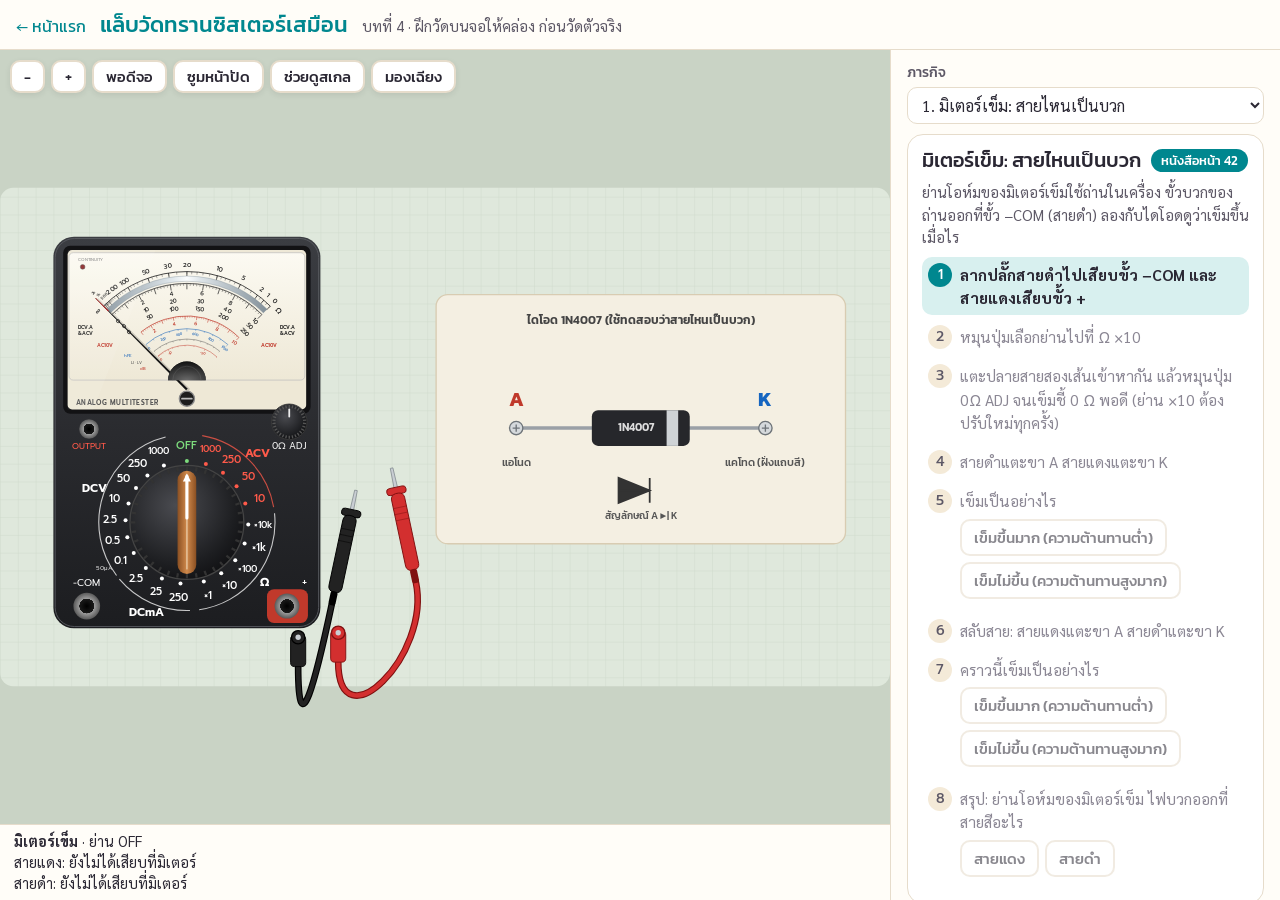
<file: ch04/lab.html>
<!DOCTYPE html>
<html lang="th">
<head>
<meta charset="UTF-8">
<meta name="viewport" content="width=device-width, initial-scale=1.0">
<title>แล็บวัดทรานซิสเตอร์ บทที่ 4</title>
<meta name="description" content="ห้องแล็บวัดทรานซิสเตอร์เสมือน บทที่ 4 ทรานซิสเตอร์แบบ BJT ใช้มิเตอร์เข็มหาขาเบส ชนิด NPN/PNP ขาอิมิตเตอร์และคอลเลกเตอร์ ตรวจตัวดีตัวเสีย และวัดด้วยมิเตอร์ดิจิทัลย่านไดโอดและ hFE">
<link rel="preconnect" href="https://fonts.googleapis.com">
<link rel="preconnect" href="https://fonts.gstatic.com" crossorigin>
<link href="https://fonts.googleapis.com/css2?family=Kanit:wght@400;500;600&family=Sarabun:wght@400;700&family=Prompt:wght@400;500;700&display=swap" rel="stylesheet">
<link rel="stylesheet" href="../assets/css/theme.css">
<link rel="stylesheet" href="meters.css">
<link rel="stylesheet" href="tlab.css">
<link rel="icon" href="data:,">
</head>
<body class="vl">
<header class="vl-head">
  <a href="../index.html" class="back">← หน้าแรก</a>
  <h1>แล็บวัดทรานซิสเตอร์เสมือน</h1>
  <span class="sub">บทที่ 4 · ฝึกวัดบนจอให้คล่อง ก่อนวัดตัวจริง</span>
</header>

<main class="vl-wrap">
  <section class="vl-bench" aria-label="โต๊ะทดลอง">
    <div class="vl-tools">
      <button type="button" id="zOut" title="ซูมออก" aria-label="ซูมออก">−</button>
      <button type="button" id="zIn" title="ซูมเข้า" aria-label="ซูมเข้า">+</button>
      <button type="button" id="zFit">พอดีจอ</button>
      <button type="button" id="zFace">ซูมหน้าปัด</button>
      <button type="button" id="btnHelp">ช่วยดูสเกล</button>
      <button type="button" id="btnObl">มองเฉียง</button>
      <button type="button" id="fuseBtn" class="warnb" hidden>เปลี่ยนฟิวส์</button>
    </div>
    <svg id="bench" viewBox="0 60 2000 1120" tabindex="0" role="application" aria-label="โต๊ะทดลอง ลากปลั๊ก สายวัด และหมุนปุ่มได้ ใช้ลูกศรซ้ายขวาเปลี่ยนย่าน"></svg>
    <div class="vl-howto" id="howto" hidden></div>
    <div class="vl-status" id="status" aria-live="polite"></div>
    <div class="vl-danger" id="danger" hidden>
      <div class="card">
        <h3></h3>
        <p></p>
        <button type="button" class="btn orange" id="dangerBtn">ยกสายออก แล้วลองใหม่</button>
      </div>
    </div>
  </section>

  <aside class="vl-panel">
    <label class="msel">ภารกิจ
      <select id="mSel"></select>
    </label>
    <div class="mcard">
      <div class="mhead"><h2 id="mTitle"></h2><span class="chip" id="mPage"></span></div>
      <p class="goal" id="mGoal"></p>
      <ol class="steps" id="mSteps"></ol>
      <p class="al ok" id="mDone" hidden>ทำภารกิจนี้ครบแล้ว</p>
    </div>

    <div id="freeBox" class="box" hidden>
      <div class="row"><span>มิเตอร์</span>
        <button type="button" class="pick on" data-meter-pick="analog">มิเตอร์เข็ม</button>
        <button type="button" class="pick" data-meter-pick="dmm">มิเตอร์ดิจิทัล</button>
      </div>
      <div class="row"><span>บนโต๊ะ</span><button type="button" class="pick" id="newBank">สุ่มทรานซิสเตอร์ชุดใหม่</button></div>
    </div>

    <div id="alerts" aria-live="polite"></div>

    <div class="btn-row">
      <button type="button" class="btn small ghost" id="resetBtn">เริ่มภารกิจนี้ใหม่</button>
      <button type="button" class="btn small" id="nextBtn">ภารกิจถัดไป →</button>
    </div>

    <details class="how">
      <summary>วิธีใช้</summary>
      <ul>
        <li>ลากปลั๊กสายไปเสียบขั้วที่มิเตอร์ ลากปลายเข็มวัดไปแตะขาทรานซิสเตอร์ (ปลายสายจะดูดติดเอง)</li>
        <li>หมุนปุ่มเลือกย่าน: ลากหมุนที่ปุ่ม คลิกชื่อย่าน หรือกดลูกศรซ้าย/ขวา</li>
        <li>ปรับ 0 Ω: ลากปลายสายสองเส้นให้ชนกัน แล้วลากหมุนปุ่ม 0Ω ADJ</li>
        <li>ซูม: ล้อเมาส์ ใช้สองนิ้วบนมือถือ หรือปุ่ม + − · เลื่อนดู: ลากที่พื้นโต๊ะ</li>
        <li>มิเตอร์เข็มย่านโอห์ม <b>สายดำเป็นบวก</b> (ถ่านในเครื่อง) ส่วนมิเตอร์ดิจิทัล <b>สายแดงเป็นบวก</b></li>
      </ul>
    </details>
  </aside>
</main>

<script src="meters.js"></script>
<script src="tlab.js"></script>
</body>
</html>
</file>
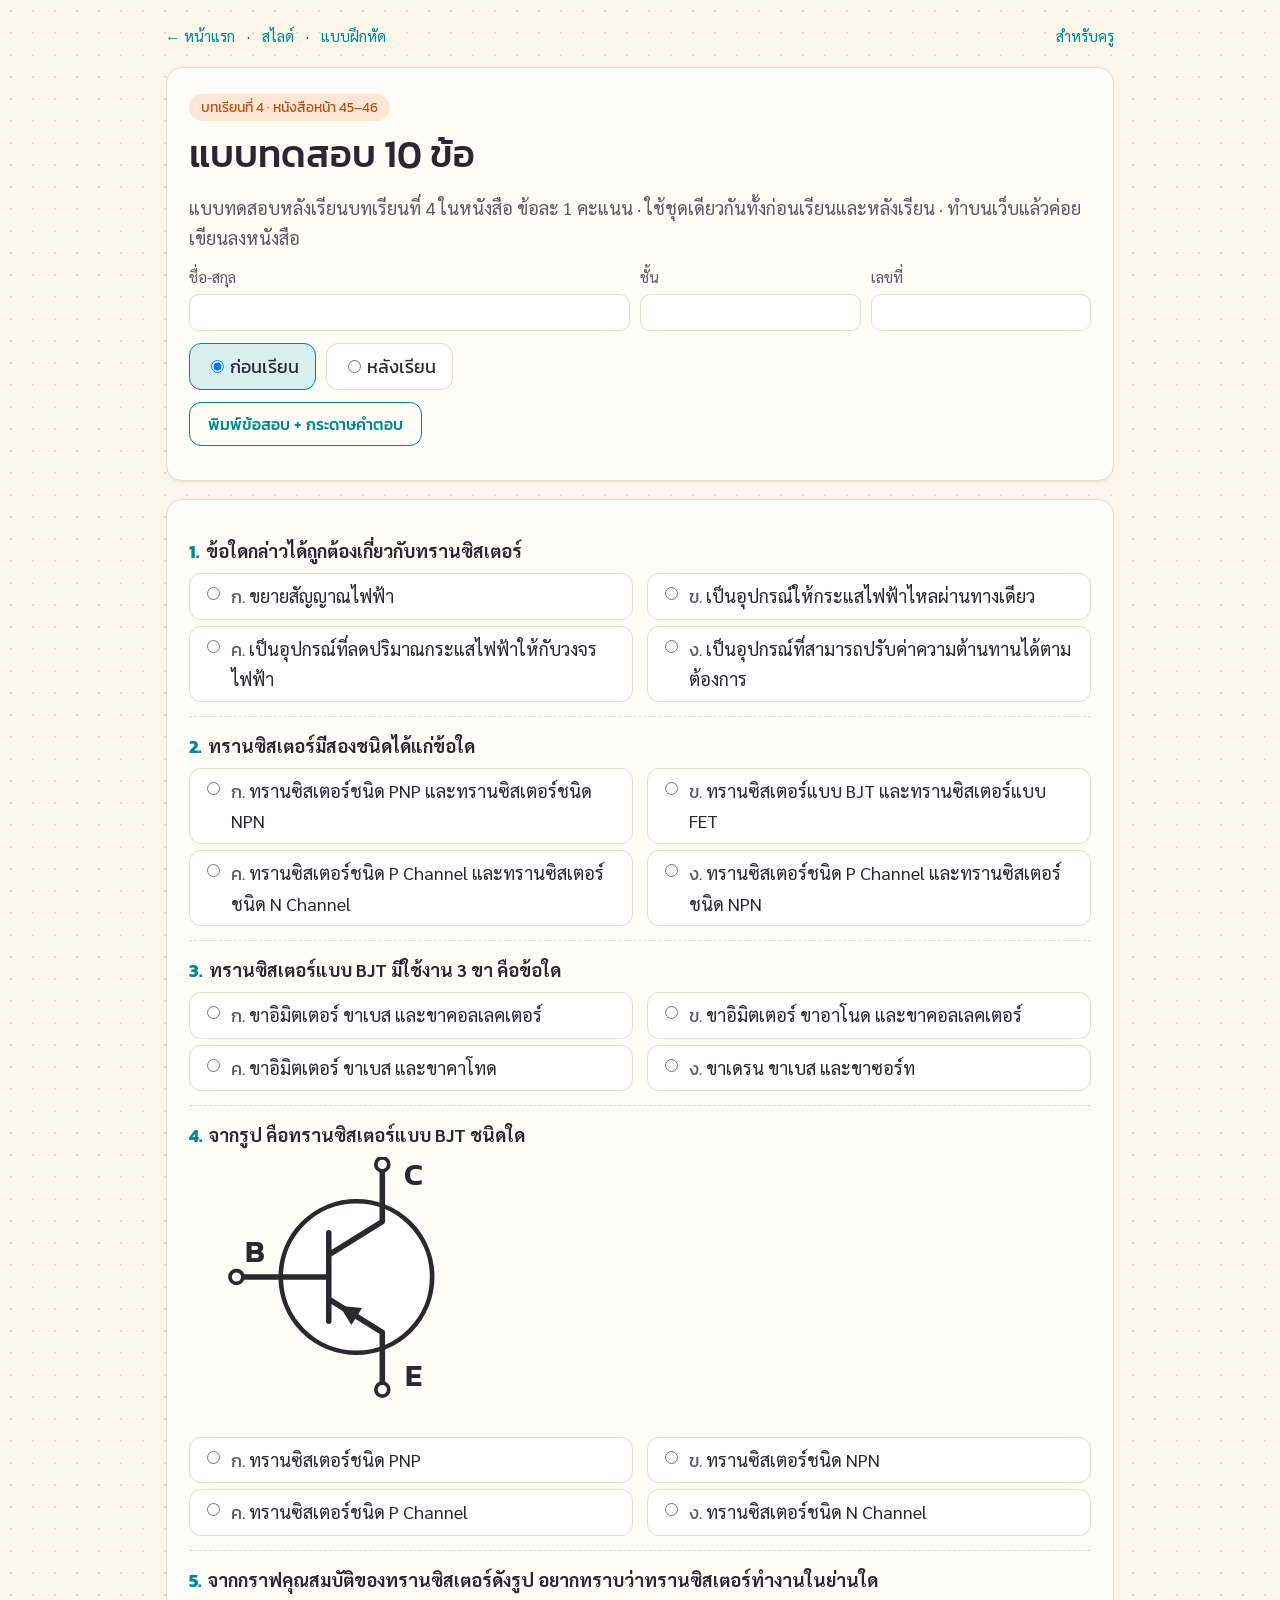
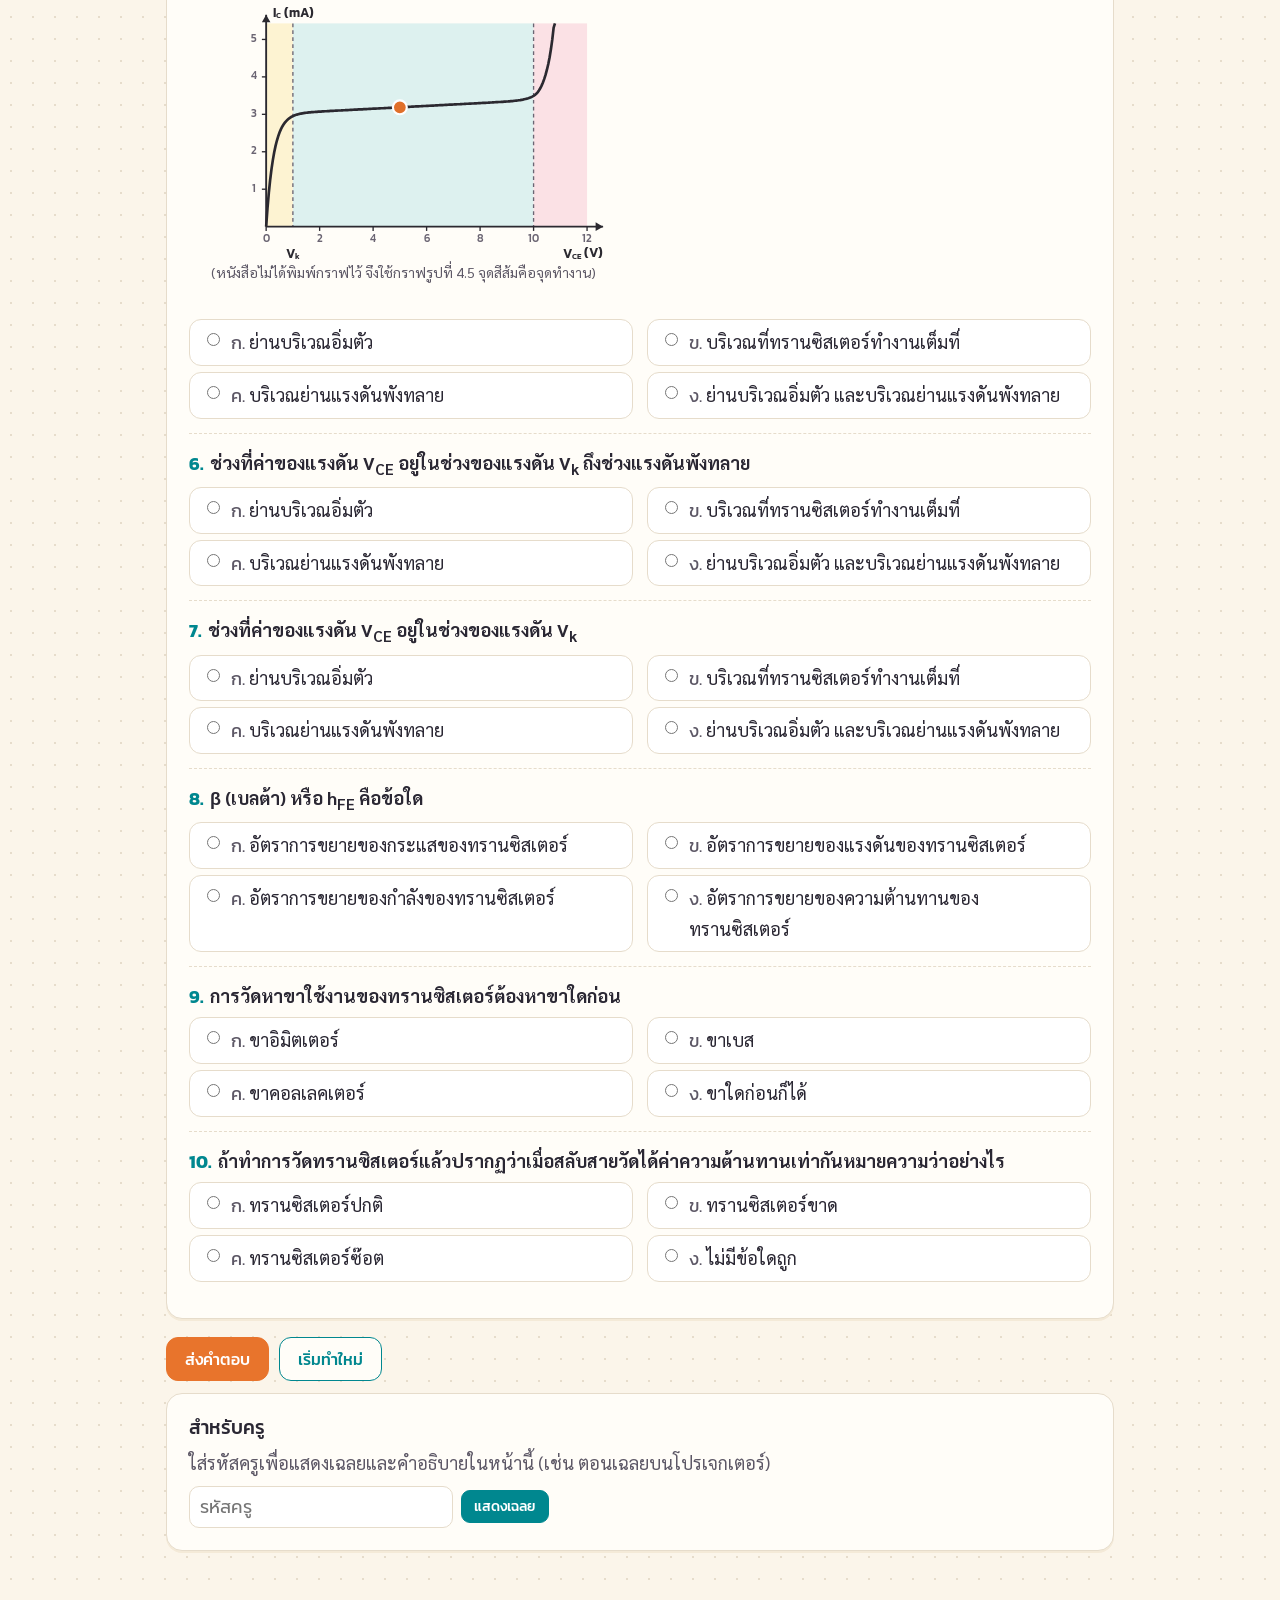
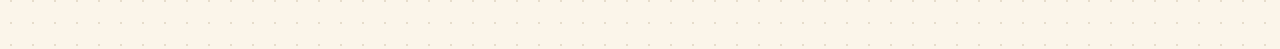
<file: ch04/quiz.html>
<!DOCTYPE html>
<html lang="th">
<head>
<meta charset="UTF-8">
<meta name="viewport" content="width=device-width, initial-scale=1.0">
<title>แบบทดสอบ บทที่ 4</title>
<meta name="description" content="แบบทดสอบก่อนเรียน/หลังเรียน บทที่ 4 ทรานซิสเตอร์แบบ BJT 10 ข้อ จากแบบทดสอบหลังเรียนในหนังสือเรียน วิชาอุปกรณ์อิเล็กทรอนิกส์และวงจร">
<link rel="preconnect" href="https://fonts.googleapis.com">
<link rel="preconnect" href="https://fonts.gstatic.com" crossorigin>
<link href="https://fonts.googleapis.com/css2?family=Kanit:wght@400;500&family=Sarabun:wght@400;700&family=Prompt:wght@400;500;700&display=swap" rel="stylesheet">
<link rel="stylesheet" href="../assets/css/theme.css">
<link rel="stylesheet" href="bjt.css">
<style>
    .who { display: grid; grid-template-columns: 2fr 1fr 1fr; gap: 10px; }
    .who label { display: flex; flex-direction: column; font-size: 15px; color: var(--ink-soft); gap: 4px; }
    .who input { width: 100%; }
    .modes { display: flex; gap: 10px; flex-wrap: wrap; margin-top: 12px; }
    .modes label { border: 1.5px solid var(--line); border-radius: 12px; padding: 8px 16px; cursor: pointer; background: #fff; font-family: var(--font-display); }
    .modes input { margin-right: 6px; }
    .modes label:has(input:checked) { border-color: var(--teal); background: var(--teal-soft); }
    .q { padding: 14px 0; border-bottom: 1px dashed var(--line); }
    .q:last-child { border-bottom: none; }
    .q .stem { font-weight: 700; margin-bottom: 6px; }
    .q .qc { display: block; max-width: 240px; margin: 6px 0 2px 1.6em; font-weight: 400; }
    .q .qc.wide { max-width: 460px; }
    .q .qnote { display: block; margin-left: 1.6em; font-size: 14px; font-weight: 400; color: var(--ink-soft); }
    .q .stem .n { font-family: var(--font-display); color: var(--teal); margin-right: 6px; }
    .q .res { margin-left: 8px; }
    .locked .choice { opacity: .8; }
    .btn:disabled { opacity: .45; cursor: not-allowed; }
    .choices { display: grid; grid-template-columns: 1fr 1fr; gap: 6px 14px; }
    .choice { display: flex; gap: 8px; align-items: flex-start; border: 1.5px solid var(--line); background: #fff; border-radius: 12px; padding: 7px 12px; cursor: pointer; }
    .choice:has(input:checked) { border-color: var(--teal); background: var(--teal-soft); }
    .choice input { margin-top: 6px; }
    .choice .l { font-family: var(--font-display); color: var(--ink-soft); }
    .choice.key { border-color: var(--green); background: var(--green-soft); }
    .explain { display: none; margin-top: 8px; }
    .reveal-on .explain { display: block; }
    .result { font-family: var(--font-display); }
    .result .big { font-size: 46px; color: var(--teal); }
    .compare { display: flex; gap: 14px; flex-wrap: wrap; margin-top: 8px; }
    .compare div { background: var(--cream); border-radius: 12px; padding: 8px 16px; }
    .sheet-head { border: 1.5px solid #000; padding: 8px 12px; margin-bottom: 6mm; font-size: 12.5pt; }
    .sheet-head .line { display: flex; gap: 16px; flex-wrap: wrap; margin-top: 4px; }
    .answer-sheet table { border-collapse: collapse; width: 100%; font-size: 12pt; }
    .answer-sheet td, .answer-sheet th { border: 1px solid #000; padding: 1.4mm 2mm; text-align: center; }
    .teacher { display: flex; gap: 8px; flex-wrap: wrap; align-items: center; }
    @media (max-width: 620px) { .who { grid-template-columns: 1fr 1fr; } .who label:first-child { grid-column: 1 / -1; } .choices { grid-template-columns: 1fr; } }
    @media print {
        .q .qc { max-width: 38mm; margin: 1mm 0 0 6mm; }
        .q .qc.wide { max-width: 80mm; }
        .q .qnote { font-size: 9pt; }
        .choices { grid-template-columns: 1fr 1fr; gap: 1mm 8mm; }
        .choice { border: none; padding: 0.6mm 0; background: none !important; }
        .choice input { display: none; }
        .q { padding: 2.2mm 0; border-bottom: none; }
        .q .res, .explain, #result, .who, .modes { display: none !important; }
        .answer-sheet { break-before: page; }
    }
</style>
</head>
<body class="doc">
<div class="doc-wrap">
    <nav class="topbar no-print">
        <a href="../index.html">← หน้าแรก</a> · <a href="slides.html">สไลด์</a> · <a href="exercises.html">แบบฝึกหัด</a>
        <span class="spacer"></span>
        <a href="answers.html">สำหรับครู</a>
    </nav>

    <div class="sheet-head print-only">
        <b>แบบทดสอบ บทที่ 4 ทรานซิสเตอร์แบบ BJT</b> · ปรนัย 4 ตัวเลือก 10 ข้อ (10 คะแนน) · จากหนังสือหน้า 45–46
        <div class="line"><span>ชื่อ-สกุล ......................................................</span><span>ชั้น ...............</span><span>เลขที่ ........</span></div>
        <div class="line"><span>☐ ก่อนเรียน &nbsp; ☐ หลังเรียน</span><span>วันที่ ......../......../........</span><span>คะแนน ............ / 10</span></div>
        <div style="margin-top:4px">คำชี้แจง: เลือกคำตอบที่ถูกต้องที่สุดเพียงข้อเดียว แล้วทำเครื่องหมาย ✗ ในกระดาษคำตอบ</div>
    </div>

    <header class="card no-print">
        <span class="chip orange">บทเรียนที่ 4 · หนังสือหน้า 45–46</span>
        <h1 style="margin-top:8px">แบบทดสอบ 10 ข้อ</h1>
        <p class="muted" style="margin:0 0 12px">แบบทดสอบหลังเรียนบทเรียนที่ 4 ในหนังสือ ข้อละ 1 คะแนน · ใช้ชุดเดียวกันทั้งก่อนเรียนและหลังเรียน · ทำบนเว็บแล้วค่อยเขียนลงหนังสือ</p>
        <div class="who">
            <label>ชื่อ-สกุล <input class="name-field" type="text" id="name" autocomplete="name"></label>
            <label>ชั้น <input class="name-field" type="text" id="room"></label>
            <label>เลขที่ <input class="name-field" type="text" id="no" inputmode="numeric"></label>
        </div>
        <div class="modes" role="radiogroup" aria-label="ประเภทการทดสอบ">
            <label><input type="radio" name="mode" value="pre" checked>ก่อนเรียน</label>
            <label><input type="radio" name="mode" value="post">หลังเรียน</label>
        </div>
        <div class="btn-row">
            <button class="btn ghost" type="button" id="printPaper">พิมพ์ข้อสอบ + กระดาษคำตอบ</button>
        </div>
    </header>

    <main class="card" id="quiz"></main>

    <div class="btn-row no-print">
        <button class="btn orange" type="button" id="submit">ส่งคำตอบ</button>
        <button class="btn ghost" type="button" id="reset">เริ่มทำใหม่</button>
    </div>

    <section class="card result no-print" id="result" hidden aria-live="polite"></section>

    <!-- ใบรายงานคะแนน (สร้างหลังกดส่ง แสดงบนจอและพิมพ์ได้) -->
    <section class="score-sheet" id="scoreSheet" hidden aria-label="ใบรายงานคะแนน"></section>

    <section class="card no-print">
        <h3>สำหรับครู</h3>
        <p class="muted" style="margin:0 0 8px">ใส่รหัสครูเพื่อแสดงเฉลยและคำอธิบายในหน้านี้ (เช่น ตอนเฉลยบนโปรเจกเตอร์)</p>
        <div class="teacher">
            <input type="password" id="pw" placeholder="รหัสครู" autocomplete="off">
            <button class="btn small" type="button" id="unlock">แสดงเฉลย</button>
            <span id="pwMsg"></span>
        </div>
    </section>

    <!-- กระดาษคำตอบ (พิมพ์) -->
    <section class="answer-sheet print-only">
        <div class="sheet-head"><b>กระดาษคำตอบ แบบทดสอบ บทที่ 4</b>
            <div class="line"><span>ชื่อ-สกุล ......................................................</span><span>ชั้น ...............</span><span>เลขที่ ........</span><span>☐ ก่อนเรียน ☐ หลังเรียน</span></div>
        </div>
        <table id="sheetTable"></table>
    </section>
</div>

<script src="../assets/js/common.js"></script>
<script src="bjt.js"></script>
<script src="quiz-data.js"></script>
<script src="check-data.js"></script>
<script src="answers.enc.js"></script>
<script src="../assets/js/scoresheet.js"></script>
<script>
/* ===========================================
   แบบทดสอบ: ข้อและตัวเลือกเรียงตามหนังสือ (ไม่สลับ) ตรวจด้วยค่าแฮช ไม่มีเฉลยในหน้าเว็บ
   =========================================== */
(function () {
    const C = LessonCommon, Q = window.QUIZ.questions, H = window.CHECK;
    const TH = ['ก', 'ข', 'ค', 'ง'];
    const box = document.getElementById('quiz');
    let key = null;

    function render(shuffle) {
        box.innerHTML = Q.map((q, i) => {
            const order = shuffle ? C.shuffle([0, 1, 2, 3]) : [0, 1, 2, 3];
            return `<div class="q" data-id="${q.id}">
                <div class="stem"><span class="n">${i + 1}.</span>${q.q}<span class="res"></span></div>
                <div class="choices">${order.map((o, j) => `<label class="choice" data-o="${o}">
                    <input type="radio" name="${q.id}" value="${o}"><span><span class="l">${TH[j]}.</span> ${q.choices[o]}</span></label>`).join('')}</div>
                <div class="explain note"></div></div>`;
        }).join('');
        document.getElementById('sheetTable').innerHTML =
            '<tr><th>ข้อ</th><th>ก</th><th>ข</th><th>ค</th><th>ง</th><th>ข้อ</th><th>ก</th><th>ข</th><th>ค</th><th>ง</th></tr>' +
            Array.from({ length: 5 }, (_, i) => `<tr><td>${i + 1}</td><td></td><td></td><td></td><td></td><td>${i + 6}</td><td></td><td></td><td></td><td></td></tr>`).join('');
        BJT.render(box);
        if (key) showKey();
    }

    function who() {
        return { name: document.getElementById('name').value.trim(), room: document.getElementById('room').value.trim(), no: document.getElementById('no').value.trim() };
    }
    const mode = () => document.querySelector('input[name=mode]:checked').value;

    /* --- จับเวลา: เริ่มเมื่อเลือกคำตอบข้อแรก --- */
    let loadedAt = Date.now(), startedAt = null, confirmBlank = false, locked = false;
    box.addEventListener('change', () => { if (!startedAt) startedAt = Date.now(); confirmBlank = false; });

    function setLocked(on) {
        locked = on;
        box.classList.toggle('locked', on);
        box.querySelectorAll('input').forEach(i => { i.disabled = on; });
        ['name', 'room', 'no'].forEach(id => { document.getElementById(id).disabled = on; });
        document.querySelectorAll('input[name=mode]').forEach(i => { i.disabled = on; });
        document.getElementById('submit').disabled = on;
    }

    function submit() {
        if (locked) return;
        const w = who();
        if (!w.name || !w.room || !w.no) { alertBox('กรุณากรอก ชื่อ-สกุล ชั้น และเลขที่ ให้ครบก่อนส่งคำตอบ'); return; }
        const blanks = [];
        box.querySelectorAll('.q').forEach((div, i) => { if (!div.querySelector('input:checked')) blanks.push(i + 1); });
        if (blanks.length && !confirmBlank) {
            confirmBlank = true;
            alertBox(`ยังไม่ได้ตอบ ${blanks.length} ข้อ (ข้อ ${blanks.join(', ')}) — ถ้าต้องการส่งเลย ให้กด “ส่งคำตอบ” อีกครั้ง`);
            return;
        }
        let score = 0;
        const marks = [];
        box.querySelectorAll('.q').forEach(div => {
            const id = div.dataset.id;
            const sel = div.querySelector('input:checked');
            const res = div.querySelector('.res');
            if (!sel) { marks.push('–'); res.innerHTML = ' <span class="bad">(ไม่ได้ตอบ)</span>'; return; }
            const ok = C.answerHash(H.salt, id, sel.value) === H.h[id];
            if (ok) score++;
            marks.push(ok ? '✓' : '✗');
            res.innerHTML = ok ? ' <span class="ok">✓</span>' : ' <span class="bad">✗</span>';
        });
        const submittedAt = Date.now();
        const start = startedAt || loadedAt;
        const m = mode();
        const k = 'deb-ch04-quiz:' + w.room + ':' + w.no + ':' + w.name;
        const rec = C.store.get(k, {});
        rec.history = rec.history || [];
        const attempt = rec.history.filter(h => h.mode === m).length + 1;
        rec.history.push({ mode: m, score, total: Q.length, marks: marks.join(''), submittedAt, startedAt: start, attempt });
        rec[m] = { score, at: submittedAt };
        C.store.set(k, rec);
        setLocked(true);

        const pct = Math.round(score / Q.length * 100);
        let cmp = '';
        if (rec.pre && rec.post) {
            const d = rec.post.score - rec.pre.score;
            cmp = `<table><tr><th>ก่อนเรียน (ล่าสุด)</th><td>${rec.pre.score} / ${Q.length}</td><th>หลังเรียน (ล่าสุด)</th><td>${rec.post.score} / ${Q.length}</td><th>พัฒนาการ</th><td><b>${d >= 0 ? '+' : ''}${d}</b> คะแนน</td></tr></table>`;
        }
        const cells = from => marks.slice(from, from + 10).map(x => `<td class="${x === '✓' ? 'ok' : 'bad'}">${x}</td>`).join('');
        const nums = from => Array.from({ length: 10 }, (_, i) => `<th>${from + i + 1}</th>`).join('');
        const detail = `<table class="ss-grid"><tr><th>ข้อ</th>${nums(0)}</tr><tr><th>ผล</th>${cells(0)}</tr></table>
            <div class="muted" style="font-size:13px">✓ = ตอบถูก · ✗ = ตอบผิด · – = ไม่ได้ตอบ</div>`;
        ScoreSheet.render(document.getElementById('scoreSheet'), {
            kind: 'แบบทดสอบ' + (m === 'pre' ? 'ก่อนเรียน' : 'หลังเรียน'),
            chapter: window.QUIZ.chapter,
            who: w, score, total: Q.length, submittedAt, startedAt: start, attempt,
            detailHTML: detail, extraHTML: cmp
        });

        const r = document.getElementById('result');
        r.hidden = false;
        r.innerHTML = `<div class="ok">ส่งคำตอบเรียบร้อย · ${C.thaiDateTime(submittedAt)}</div>
            <div class="big">${score} / ${Q.length} คะแนน (${pct}%)</div>
            <div class="muted" style="font-family:var(--font-body)">ข้อที่ผิดให้กลับไปทบทวนสไลด์หัวข้อนั้น · ครูจะเฉลยในชั้นเรียน</div>
            <div class="score-actions" style="margin-top:12px">
                <button class="btn orange" type="button" id="printScore">พิมพ์ใบคะแนน</button>
                <span class="hint">ในหน้าต่างพิมพ์ เลือกปลายทาง “บันทึกเป็น PDF” แล้วนำไฟล์ไปแนบส่งใน Google Classroom</span>
            </div>`;
        document.getElementById('printScore').addEventListener('click', () => ScoreSheet.print());
        r.scrollIntoView({ behavior: 'smooth' });
    }

    function alertBox(msg) {
        const r = document.getElementById('result');
        r.hidden = false; r.innerHTML = `<div class="bad">${msg}</div>`;
        r.scrollIntoView({ behavior: 'smooth' });
    }

    /* --- ครู: ถอดรหัสเฉลยแล้วแสดงในหน้านี้ --- */
    async function unlock() {
        const msg = document.getElementById('pwMsg');
        msg.textContent = 'กำลังตรวจสอบ…';
        try {
            key = await C.decryptAnswers(window.ANSWERS_ENC, document.getElementById('pw').value);
            msg.innerHTML = '<span class="ok">แสดงเฉลยแล้ว</span>';
            showKey();
        } catch (e) {
            msg.innerHTML = e.message === 'NO_CRYPTO' ? '<span class="bad">เบราว์เซอร์นี้ไม่รองรับ ลองเปิดผ่าน https หรือ Chrome</span>' : '<span class="bad">รหัสไม่ถูกต้อง</span>';
        }
    }

    function showKey() {
        box.classList.add('reveal-on');
        box.querySelectorAll('.q').forEach(div => {
            const k = key.quiz[div.dataset.id];
            div.querySelectorAll('.choice').forEach(c => c.classList.toggle('key', +c.dataset.o === k.correct));
            const letter = TH[Array.from(div.querySelectorAll('.choice')).findIndex(c => +c.dataset.o === k.correct)];
            div.querySelector('.explain').innerHTML = `<b>เฉลย ${letter}</b> — ${k.explain}`;
        });
    }

    render(false);
    document.getElementById('submit').addEventListener('click', submit);
    document.getElementById('reset').addEventListener('click', () => {
        setLocked(false);
        render(false);
        startedAt = null; loadedAt = Date.now(); confirmBlank = false;
        document.getElementById('result').hidden = true;
        document.getElementById('scoreSheet').hidden = true;
        window.scrollTo({ top: 0 });
    });
    document.getElementById('unlock').addEventListener('click', unlock);
    document.getElementById('pw').addEventListener('keydown', e => { if (e.key === 'Enter') unlock(); });
    /* พิมพ์ข้อสอบ: ใช้ลำดับตัวเลือกเดิม (ก ข ค ง ตรงกับเฉลย) — ถ้ายังไม่มีใครเลือกคำตอบ */
    let reRendered = false;
    window.addEventListener('beforeprint', () => {
        if (document.body.classList.contains('print-score')) return;
        if (!box.querySelector('input:checked')) { render(false); reRendered = true; }
    });
    window.addEventListener('afterprint', () => { if (reRendered) { render(false); reRendered = false; } });
    document.getElementById('printPaper').addEventListener('click', () => {
        if (locked) { alertBox('ส่งคำตอบแล้ว ถ้าจะพิมพ์ข้อสอบเปล่า ให้กด “เริ่มทำใหม่” ก่อน'); return; }
        box.querySelectorAll('input:checked').forEach(i => { i.checked = false; });
        window.print();
    });
})();
</script>
</body>
</html>
</file>
<file: assets/css/theme.css>
/* ===========================================
   THEME TOKENS — ใช้ร่วมกันทุกหน้า (สไลด์ แบบฝึกหัด แบบทดสอบ เฉลย)
   เปลี่ยนสีทั้งเว็บได้ที่ :root ด้านล่าง
   =========================================== */
:root {
    /* พื้นและหมึก — โทนขาวอบอุ่น */
    --paper: #fffdf8;
    --cream: #fbf5ea;
    --cream-deep: #f4ead8;
    --ink: #2a2733;
    --ink-soft: #5d5866;
    --line: #e6dccb;

    /* สีเน้น */
    --teal: #00878f;
    --teal-soft: #d8f0ef;
    --orange: #e8742c;
    --orange-soft: #fde6d4;
    --sun: #f7b733;
    --sun-soft: #fff1cc;
    --blue: #3b6fd4;
    --blue-soft: #dfe8fa;
    --rose: #d6455d;
    --rose-soft: #fbe0e4;
    --green: #2e9b57;
    --green-soft: #dcf3e3;

    /* ลอจิก 1 / 0 */
    --hi: #e8742c;
    --lo: #a8a1b0;

    /* ฟอนต์: หัวข้อ Kanit / เนื้อหา Sarabun (ไทยมีหัว อ่านง่ายบนโปรเจกเตอร์) / ตัวเลข Prompt
       (เลือกฟอนต์ที่เลข 0 ไม่มีขีดทับ เพื่อไม่ให้สับสนกับ Ø ตอนเรียนเลขฐาน) */
    --font-display: 'Kanit', 'Sarabun', sans-serif;
    --font-body: 'Sarabun', sans-serif;
    --font-mono: 'Prompt', 'Sarabun', sans-serif;
}

* { box-sizing: border-box; }
body { font-variant-numeric: tabular-nums; }

/* ===========================================
   DOCUMENT PAGES (index / exercises / quiz / answers)
   =========================================== */
body.doc {
    margin: 0;
    background: var(--cream);
    background-image: radial-gradient(var(--line) 1px, transparent 1px);
    background-size: 22px 22px;
    color: var(--ink);
    font-family: var(--font-body);
    font-size: 18px;
    line-height: 1.65;
}

.doc-wrap {
    max-width: 980px;
    margin: 0 auto;
    padding: 24px 16px 80px;
}

.doc h1, .doc h2, .doc h3 {
    font-family: var(--font-display);
    font-weight: 500;
    line-height: 1.3;
    margin: 0 0 .4em;
}
.doc h1 { font-size: clamp(26px, 4vw, 38px); }
.doc h2 { font-size: clamp(21px, 3vw, 27px); }
.doc h3 { font-size: 19px; }

.doc a { color: var(--teal); }

.topbar {
    display: flex;
    align-items: center;
    gap: 12px;
    flex-wrap: wrap;
    margin-bottom: 18px;
    font-size: 15px;
}
.topbar a { text-decoration: none; }
.topbar .spacer { flex: 1; }

.card {
    background: var(--paper);
    border: 1px solid var(--line);
    border-radius: 16px;
    padding: 22px 22px;
    margin: 0 0 18px;
    box-shadow: 0 2px 0 var(--cream-deep);
}

.chip {
    display: inline-block;
    padding: 2px 12px;
    border-radius: 999px;
    font-size: 14px;
    font-family: var(--font-display);
    background: var(--teal-soft);
    color: var(--teal);
}
.chip.orange { background: var(--orange-soft); color: #b5531a; }
.chip.blue { background: var(--blue-soft); color: var(--blue); }
.chip.rose { background: var(--rose-soft); color: var(--rose); }
.chip.sun { background: var(--sun-soft); color: #9a6a00; }

.btn {
    display: inline-flex;
    align-items: center;
    gap: 8px;
    font: 500 16px var(--font-display);
    padding: 9px 18px;
    border-radius: 12px;
    border: 1.5px solid var(--teal);
    background: var(--teal);
    color: #fff;
    cursor: pointer;
    text-decoration: none;
}
.btn:hover { filter: brightness(1.08); }
.btn.ghost { background: var(--paper); color: var(--teal); }
.doc a.btn { color: #fff; }
.doc a.btn.ghost { color: var(--teal); }
.btn.orange { background: var(--orange); border-color: var(--orange); }
.btn.small { padding: 5px 12px; font-size: 14px; border-radius: 9px; }
.btn:focus-visible, input:focus-visible, select:focus-visible { outline: 3px solid var(--sun); outline-offset: 2px; }

.btn-row { display: flex; flex-wrap: wrap; gap: 10px; margin: 12px 0; }

.doc input[type=text], .doc input[type=password], .doc select {
    font: 18px var(--font-mono);
    padding: 6px 10px;
    border: 1.5px solid var(--line);
    border-radius: 10px;
    background: #fff;
    color: var(--ink);
    min-width: 0;
}
.doc input.name-field { font-family: var(--font-body); }
.doc select { font-family: var(--font-body); font-size: 17px; }

.ok { color: var(--green); font-weight: 600; }
.bad { color: var(--rose); font-weight: 600; }
.is-ok { border-color: var(--green) !important; background: var(--green-soft) !important; }
.is-bad { border-color: var(--rose) !important; background: var(--rose-soft) !important; }

.muted { color: var(--ink-soft); }
.note {
    border-left: 4px solid var(--sun);
    background: var(--sun-soft);
    padding: 10px 14px;
    border-radius: 0 10px 10px 0;
    font-size: 16px;
}

table.tt { border-collapse: collapse; margin: 8px 0; font-family: var(--font-mono); }
table.tt th, table.tt td { border: 1px solid var(--line); padding: 4px 14px; text-align: center; }
table.tt th { background: var(--cream-deep); font-family: var(--font-display); font-weight: 500; }

.gate-svg { width: 150px; height: 75px; }
.gate-svg path, .gate-svg circle { stroke: var(--ink); stroke-width: 4; fill: var(--teal-soft); stroke-linejoin: round; }
.gate-svg line, .gate-svg .wire { stroke: var(--ink); stroke-width: 4; fill: none; stroke-linecap: round; }
.gate-svg text { font: 600 18px var(--font-mono); fill: var(--ink-soft); stroke: none; }

.print-only { display: none; }

/* ===========================================
   SCORE SHEET — ใบรายงานคะแนน (scoresheet.js)
   =========================================== */
.score-sheet {
    background: #fff;
    border: 2px solid var(--ink);
    border-radius: 14px;
    padding: 22px 26px;
    margin: 0 0 18px;
    max-width: 760px;
}
.score-sheet .ss-top { text-align: center; border-bottom: 2px solid var(--ink); padding-bottom: 10px; margin-bottom: 14px; }
.score-sheet .ss-org { font-size: 15px; color: var(--ink-soft); }
.score-sheet .ss-title { font: 500 28px var(--font-display); margin: 2px 0; }
.score-sheet .ss-sub { font-size: 16px; }
.score-sheet table { border-collapse: collapse; width: 100%; margin: 8px 0; }
.score-sheet th, .score-sheet td { border: 1px solid #b9b2a6; padding: 5px 10px; text-align: left; font-size: 16px; }
.score-sheet th { background: var(--cream); font-family: var(--font-display); font-weight: 500; white-space: nowrap; width: 1%; }
.score-sheet .ss-score { text-align: center; font-family: var(--font-display); font-size: 20px; margin: 12px 0 6px; }
.score-sheet .ss-big { font: 600 46px var(--font-mono); color: var(--teal); }
.score-sheet .ss-pct { color: var(--ink-soft); }
.score-sheet .ss-grid td, .score-sheet .ss-grid th { text-align: center; width: auto; padding: 4px 2px; }
.score-sheet .ss-grid td { font-weight: 700; }
.score-sheet .ss-sets td:not(:nth-child(2)), .score-sheet .ss-sets th { text-align: center; }
.score-sheet .ss-sets th { width: auto; }
.score-sheet .ss-sets td:nth-child(2) { width: 62%; }
.score-sheet .ss-foot { margin-top: 12px; font-size: 13px; color: var(--ink-soft); text-align: center; word-break: break-all; }
.score-actions { display: flex; flex-wrap: wrap; gap: 10px; align-items: center; }
.score-actions .hint { font-size: 14px; color: var(--ink-soft); }
.locked input, .locked select, .locked .choice { cursor: not-allowed; }

/* ===========================================
   PRINT (A4) — ใบงาน / ข้อสอบ / เฉลย
   =========================================== */
@page { size: A4 portrait; margin: 14mm 14mm 16mm; }

@media print {
    body.doc { background: #fff; font-size: 13.5pt; line-height: 1.5; }
    .doc-wrap { max-width: none; padding: 0; }
    .no-print, .topbar, .btn, .btn-row { display: none !important; }
    .print-only { display: block; }
    .card { border: none; box-shadow: none; padding: 0; margin: 0 0 10mm; background: none; }
    h2, h3 { break-after: avoid; }
    .item, .q, .avoid-break { break-inside: avoid; }
    .page-break { break-before: page; }
    .chip { border: 1px solid #999; background: none !important; color: #000 !important; }
    .doc input[type=text], .doc select {
        border: none;
        border-bottom: 1.2px dotted #000;
        border-radius: 0;
        background: none !important;
        -webkit-appearance: none;
        appearance: none;
    }
    .is-ok, .is-bad { background: none !important; }
    .feedback { display: none !important; }
    body.print-blank input[type=text], body.print-blank select { color: transparent !important; }
    body.print-blank .feedback { visibility: hidden; }

    /* ใบคะแนน: พิมพ์เฉพาะใบคะแนนเมื่อ body.print-score, กรณีอื่นไม่พิมพ์ใบคะแนน */
    body:not(.print-score) .score-sheet { display: none !important; }
    body.print-score .doc-wrap > :not(.score-sheet) { display: none !important; }
    body.print-score .score-sheet { display: block !important; border: 1.5px solid #000; border-radius: 0; max-width: none; padding: 8mm 10mm; break-inside: avoid; }
    body.print-score .score-sheet th { background: #eee !important; -webkit-print-color-adjust: exact; print-color-adjust: exact; }
    body.print-score .score-sheet th, body.print-score .score-sheet td { font-size: 12.5pt; border-color: #555; }
    body.print-score .score-sheet .ss-big { color: #000; }
    a { color: #000; text-decoration: none; }
}
</file>
<file: ch04/bjt.css>
/* ภาพและตัวจำลองบทที่ 4 (คู่กับ bjt.js) — ขนาดตัวอักษรอิงสไลด์ 1920×1080 */
[data-bjt] { display: block; }
.bj-svg { display: block; width: 100%; height: auto; }
.bj-svg text { font-family: 'Kanit', sans-serif; }

.bj-sim { font-size: 28px; line-height: 1.4; font-family: var(--font-body); }
.bj-row { display: grid; grid-template-columns: 1fr 470px; gap: 30px; align-items: start; }
.bj-row:has(.bj-ctl:not(.col)) { grid-template-columns: 1fr 600px; }
.bj-fig { background: #fff; border: 3px solid var(--line); border-radius: 22px; padding: 10px 14px; }
.bj-side { display: flex; flex-direction: column; gap: 14px; }
.bj-side label, .bj-sl { display: flex; flex-direction: column; gap: 4px; font: 500 30px var(--font-display); }
.bj-side input[type=range], .bj-sl input[type=range] { width: 100%; accent-color: var(--teal); height: 34px; }
.bj-ctl { display: flex; flex-wrap: wrap; gap: 10px; align-items: center; }
.bj-ctl > span { font: 500 28px var(--font-display); min-width: 3.2em; }
.bj-ctl.col { flex-direction: column; align-items: stretch; }
.bj-sim button { font: 500 26px var(--font-display); color: var(--ink); background: var(--cream); border: 2px solid var(--line); border-radius: 14px; padding: 6px 18px; cursor: pointer; }
.bj-sim button.on { background: var(--teal); border-color: var(--teal); color: #fff; }
.bj-sim .nx { align-self: flex-start; }
.bj-out p { margin: 0 0 8px; }
.bj-out .rg { background: #fff; border: 3px solid var(--line); border-left-width: 12px; border-radius: 16px; padding: 10px 18px; font-size: 27px; }
.bj-out .small, .bj-sim .small { font-size: 22px; color: var(--ink-soft); }
.bj-sim .q { font: 500 32px var(--font-display); margin: 0; }
.bj-sim .mono, .bj-steps .mono { font-family: var(--font-mono); color: var(--teal); }
.bj-beta .bj-steps p { font-size: 34px; margin: 14px 0 0; }
.bj-beta .bj-sl { max-width: 900px; margin-top: 14px; }

/* การไหลของพาหะ: อิเล็กตรอน (น้ำเงิน) โฮล (แดง) */
.bj-flow { fill: none; stroke-linecap: round; stroke-dasharray: 4 14; animation: bjflow .7s linear infinite; }
.bj-flow.e { stroke: #2f6fd0; }
.bj-flow.h { stroke: #d0435b; }
@keyframes bjflow { to { stroke-dashoffset: -36; } }
@media (prefers-reduced-motion: reduce) { .bj-flow { animation: none; } }

/* หน้าเว็บทั่วไป (แบบฝึกหัด แบบทดสอบ เฉลย) ใช้ขนาดเล็ก */
.doc .bj-sim { font-size: 17px; }
.doc .bj-row { grid-template-columns: 1fr; }
@media print { .bj-flow { animation: none; } }
</file>
<file: ch04/meters.css>
/* ภาพเครื่องวัดบทที่ 2 (คู่กับ meters.js) */
[data-meter] { display: block; }
.mt-svg { display: block; width: 100%; height: auto; }
.mt-wave { max-width: 320px; }

/* แถบเน้นแถวสเกลที่ต้องอ่าน (ใช้ในห้องแล็บ: ใส่คลาส hl-10 / hl-50 / hl-250 / hl-ac10 / hl-ohm ที่ตัวครอบ) */
.hl-10 .mt-band.b-10, .hl-50 .mt-band.b-50, .hl-250 .mt-band.b-250,
.hl-ac10 .mt-band.b-ac10, .hl-ohm .mt-band.b-ohm { opacity: .45; }
.hl-10 .mt-row.r-10 text, .hl-50 .mt-row.r-50 text, .hl-250 .mt-row.r-250 text, .hl-ac10 .mt-row.r-ac10 text { fill: #b4380e; font-weight: 700; }
.led-on .mt-led { fill: #ff3b30; filter: drop-shadow(0 0 6px #ff3b30); }
</file>
<file: ch04/tlab.css>
/* ห้องแล็บวัดทรานซิสเตอร์เสมือน บทที่ 4 (คัดลอกจาก vlab.css ของวิชางานไฟฟ้าฯ บทที่ 2) */
[hidden] { display: none !important; }
body.vl {
    margin: 0; height: 100vh; height: 100dvh; display: flex; flex-direction: column;
    background: var(--cream); color: var(--ink); font-family: var(--font-body); font-size: 16px; line-height: 1.5;
}
.vl-head { display: flex; flex-wrap: wrap; align-items: baseline; gap: 4px 14px; padding: 8px 16px; background: var(--paper); border-bottom: 1px solid var(--line); }
.vl-head h1 { font: 500 22px var(--font-display); margin: 0; color: var(--teal); }
.vl-head .sub { color: var(--ink-soft); font-size: 15px; }
.vl-head .back { color: var(--teal); text-decoration: none; font-family: var(--font-display); }
body.embed .vl-head { display: none; }

.vl-wrap { flex: 1; min-height: 0; display: grid; grid-template-columns: minmax(0, 1fr) 390px; }
.vl-bench { position: relative; min-height: 0; display: flex; flex-direction: column; }
#bench { flex: 1; min-height: 0; width: 100%; display: block; touch-action: none; background: #c9d3c5; outline: none; user-select: none; -webkit-user-select: none; }
#bench:focus-visible { box-shadow: inset 0 0 0 3px var(--sun); }
.vl-tools { position: absolute; top: 10px; left: 10px; right: 10px; display: flex; flex-wrap: wrap; gap: 6px; z-index: 2; pointer-events: none; }
.vl-tools button { pointer-events: auto; font: 500 15px var(--font-display); border: 2px solid var(--line); background: #fff; color: var(--ink); border-radius: 10px; padding: 3px 12px; cursor: pointer; box-shadow: 0 2px 6px rgba(0,0,0,.08); }
.vl-tools button.on { background: var(--teal); color: #fff; border-color: var(--teal); }
.vl-tools button.warnb { background: var(--orange); color: #fff; border-color: var(--orange); }
.vl-howto { position: absolute; left: 10px; top: 52px; max-width: min(520px, calc(100% - 20px)); z-index: 2; background: var(--sun-soft); border-left: 6px solid var(--sun); border-radius: 0 12px 12px 0; padding: 6px 14px; font-size: 15.5px; box-shadow: 0 2px 6px rgba(0,0,0,.08); }
.vl-status { padding: 6px 14px; font-size: 14.5px; line-height: 1.45; background: var(--paper); border-top: 1px solid var(--line); min-height: 4.6em; }

.vl-danger { position: absolute; inset: 0; z-index: 5; background: rgba(110, 0, 0, .55); display: flex; align-items: center; justify-content: center; padding: 16px; }
.vl-danger .card { background: #fff; border-radius: 18px; border-top: 10px solid var(--rose); max-width: 460px; padding: 18px 22px; box-shadow: 0 10px 40px rgba(0,0,0,.3); }
.vl-danger h3 { margin: 0 0 6px; font: 600 22px var(--font-display); color: var(--rose); }
.vl-danger p { margin: 0 0 14px; }

.vl-panel { overflow: auto; background: var(--paper); border-left: 1px solid var(--line); padding: 12px 16px 24px; }
.msel { display: flex; flex-direction: column; gap: 4px; font: 500 14px var(--font-display); color: var(--ink-soft); }
.msel select, .vl-panel select { font: 16px var(--font-body); padding: 6px 10px; border: 1.5px solid var(--line); border-radius: 10px; background: #fff; color: var(--ink); max-width: 100%; }
.mcard { margin-top: 10px; background: #fff; border: 1.5px solid var(--line); border-radius: 16px; padding: 10px 14px 12px; }
.mhead { display: flex; flex-wrap: wrap; gap: 6px 10px; align-items: center; }
.mhead h2 { font: 500 20px var(--font-display); margin: 0; color: var(--ink); }
.chip { font: 500 13px var(--font-display); color: #fff; background: var(--teal); border-radius: 999px; padding: 2px 10px; }
.goal { margin: 6px 0 8px; color: var(--ink-soft); font-size: 15px; }

ol.steps { margin: 0; padding-left: 0; list-style: none; counter-reset: st; }
ol.steps li { counter-increment: st; position: relative; padding: 6px 8px 6px 38px; margin: 4px 0; border-radius: 10px; color: #8b8794; font-size: 15.5px; }
ol.steps li::before { content: counter(st); position: absolute; left: 6px; top: 6px; width: 24px; height: 24px; border-radius: 50%; background: var(--cream-deep); color: var(--ink-soft); font: 500 14px/24px var(--font-mono); text-align: center; }
ol.steps li.now { background: var(--teal-soft); color: var(--ink); font-weight: 700; }
ol.steps li.now::before { background: var(--teal); color: #fff; }
ol.steps li.done { color: var(--ink); }
ol.steps li.done::before { content: "✓"; background: var(--green); color: #fff; }
ol.steps li .btn { margin-top: 6px; }
ol.steps li.ask .in { display: flex; align-items: center; gap: 6px; margin-top: 4px; font-weight: 400; }
ol.steps li.ask input { width: 6.5em; font: 17px var(--font-mono); padding: 4px 8px; border: 1.5px solid var(--line); border-radius: 8px; }
.fb { display: block; font-weight: 400; font-size: 14.5px; margin-top: 4px; }
.fb.ok { color: var(--green); }
.fb.bad { color: var(--rose); }

.pq { margin: 4px 0; font-size: 16px; }
.plist { margin: 6px 0 0; padding-left: 22px; font-size: 14.5px; color: #8b8794; }
.plist li.done { color: var(--green); }

table.t21 { border-collapse: collapse; width: 100%; font-size: 14px; margin-top: 4px; }
table.t21 th, table.t21 td { border: 1px solid var(--line); padding: 3px 4px; text-align: center; }
table.t21 th { background: var(--cream); font: 500 13px var(--font-display); }
table.t21 td.x { background: repeating-linear-gradient(45deg, #eef3e8 0 6px, #dde8d2 6px 12px); color: #7b8a6d; font-size: 12px; }
table.t21 td.x.live { outline: 3px solid var(--rose); }
table.t21 input { width: 4.4em; font: 15px var(--font-mono); padding: 2px 4px; border: 1.5px solid var(--line); border-radius: 6px; text-align: center; }
table.t21 input:disabled { background: #f3f1ec; }
table.t21 input:not(:disabled) { border-color: var(--teal); box-shadow: 0 0 0 2px var(--teal-soft); }
table.t21 input.ok { background: var(--green-soft); border-color: var(--green); }
table.t21 input.bad { background: var(--rose-soft); border-color: var(--rose); }
table.t21 button.live { background: var(--teal); color: #fff; }
table.t21 td:first-child .btn { white-space: nowrap; padding: 2px 7px; font-size: 13px; }
.note { font-size: 13.5px; color: var(--ink-soft); margin: 6px 0 0; }

.box { margin-top: 10px; background: var(--cream); border-radius: 14px; padding: 8px 12px; display: flex; flex-direction: column; gap: 6px; }
.box .row { display: flex; flex-wrap: wrap; align-items: center; gap: 6px; }
.box .row > span { font: 500 14px var(--font-display); color: var(--ink-soft); min-width: 4.5em; }
.pick { font: 500 14px var(--font-display); border: 2px solid var(--line); background: #fff; color: var(--ink); border-radius: 10px; padding: 3px 10px; cursor: pointer; }
.pick.on { border-color: var(--teal); background: var(--teal-soft); color: #0b5f65; }
#lampBtn { margin-top: 10px; }

#alerts { margin-top: 10px; }
.al { margin: 6px 0; padding: 6px 12px; border-radius: 10px; font-size: 15px; }
.al.bad { background: var(--rose-soft); border-left: 5px solid var(--rose); }
.al.warn { background: var(--sun-soft); border-left: 5px solid var(--sun); }
.al.info { background: var(--blue-soft); border-left: 5px solid var(--blue); }
.al.ok { background: var(--green-soft); border-left: 5px solid var(--green); }
.how { margin-top: 12px; font-size: 14.5px; color: var(--ink-soft); }
.how summary { cursor: pointer; font-family: var(--font-display); }
.how ul { padding-left: 20px; margin: 6px 0; }

body.embed .vl-wrap { grid-template-columns: minmax(0, 1fr) 360px; }

@media (max-width: 900px) {
    body.vl { height: auto; }
    .vl-wrap { grid-template-columns: 1fr; }
    body.embed .vl-wrap { grid-template-columns: 1fr; }
    .vl-bench { height: calc(60vw + 150px); min-height: 340px; }
    .vl-panel { border-left: 0; border-top: 1px solid var(--line); }
    .vl-head h1 { font-size: 19px; }
    .vl-tools button { font-size: 14px; padding: 2px 9px; }
}

/* บทที่ 4: คำถามแบบเลือกคำตอบในภารกิจ */
ol.steps li.choose .opts { display: flex; flex-wrap: wrap; gap: 6px; margin-top: 6px; font-weight: 400; }
ol.steps li.choose .pick { font-size: 15px; padding: 5px 12px; }
ol.steps li.choose .pick:disabled { opacity: .55; cursor: default; }
</file>
